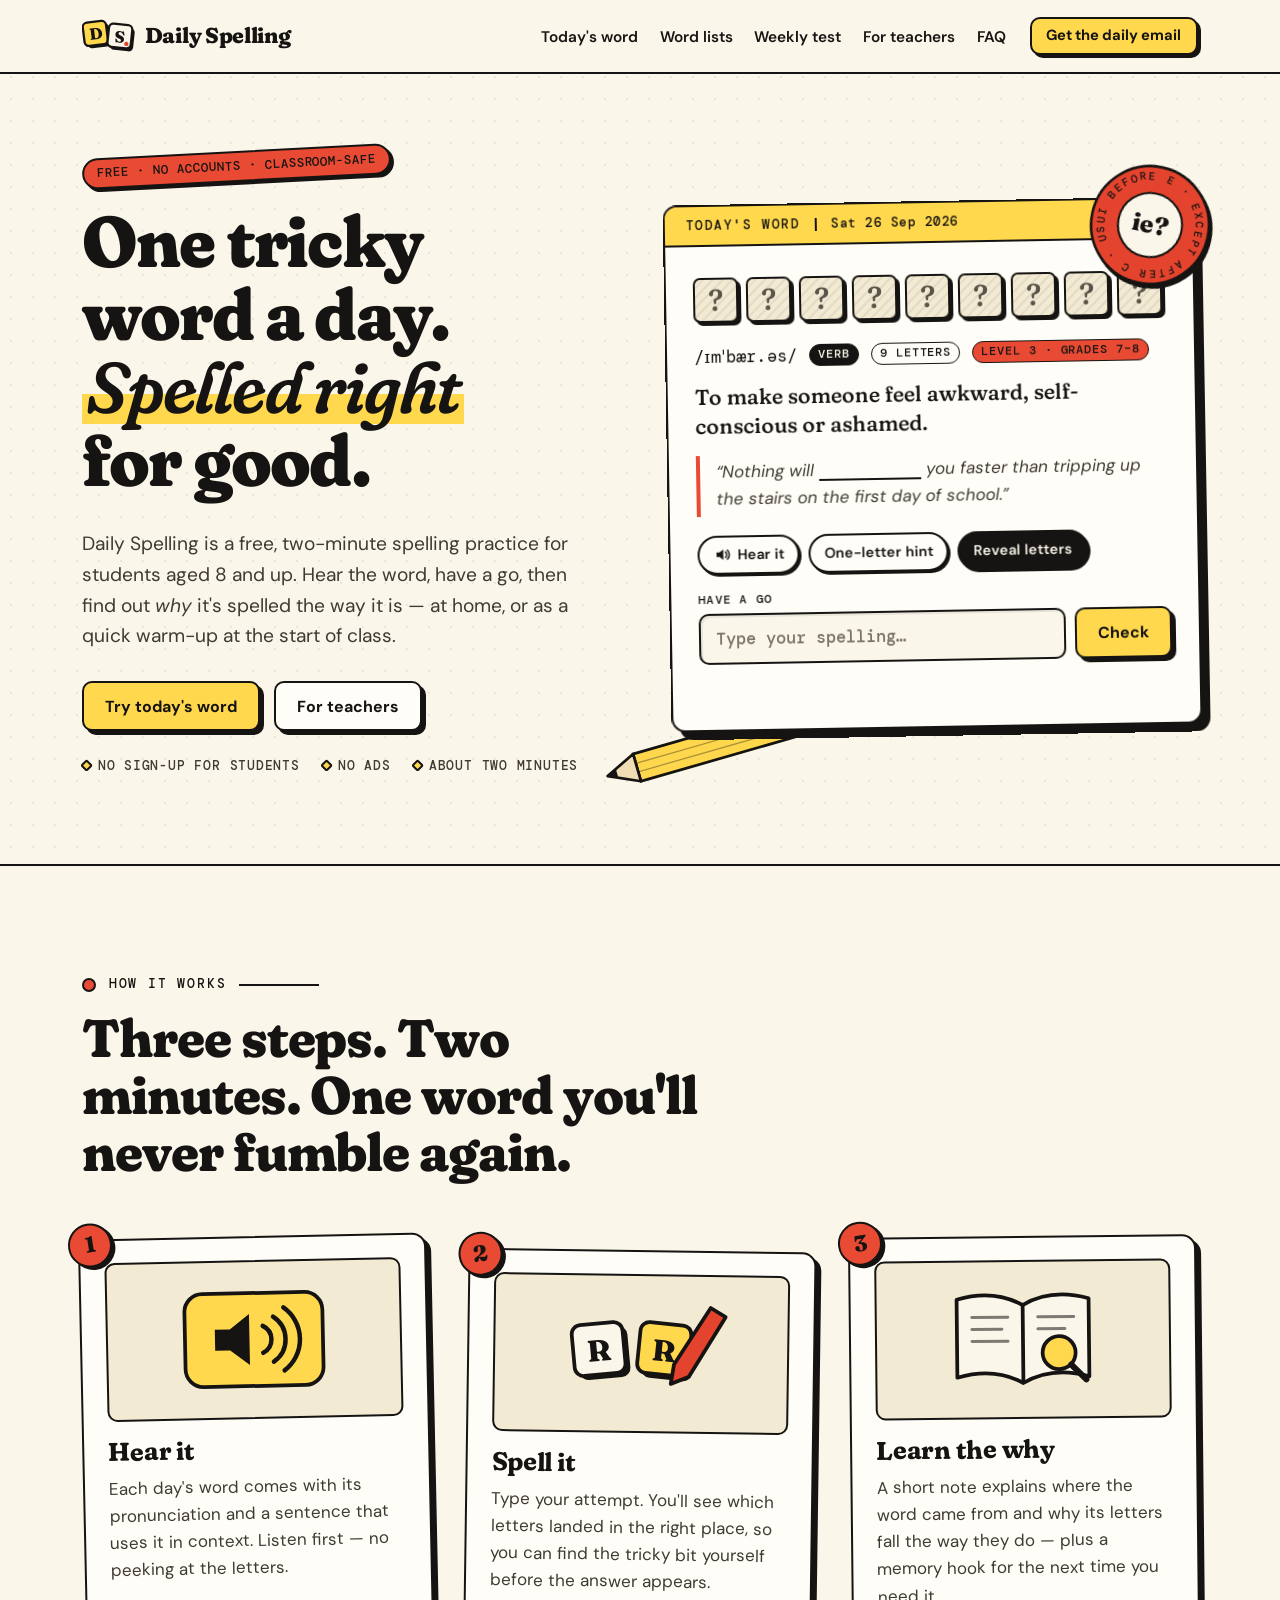
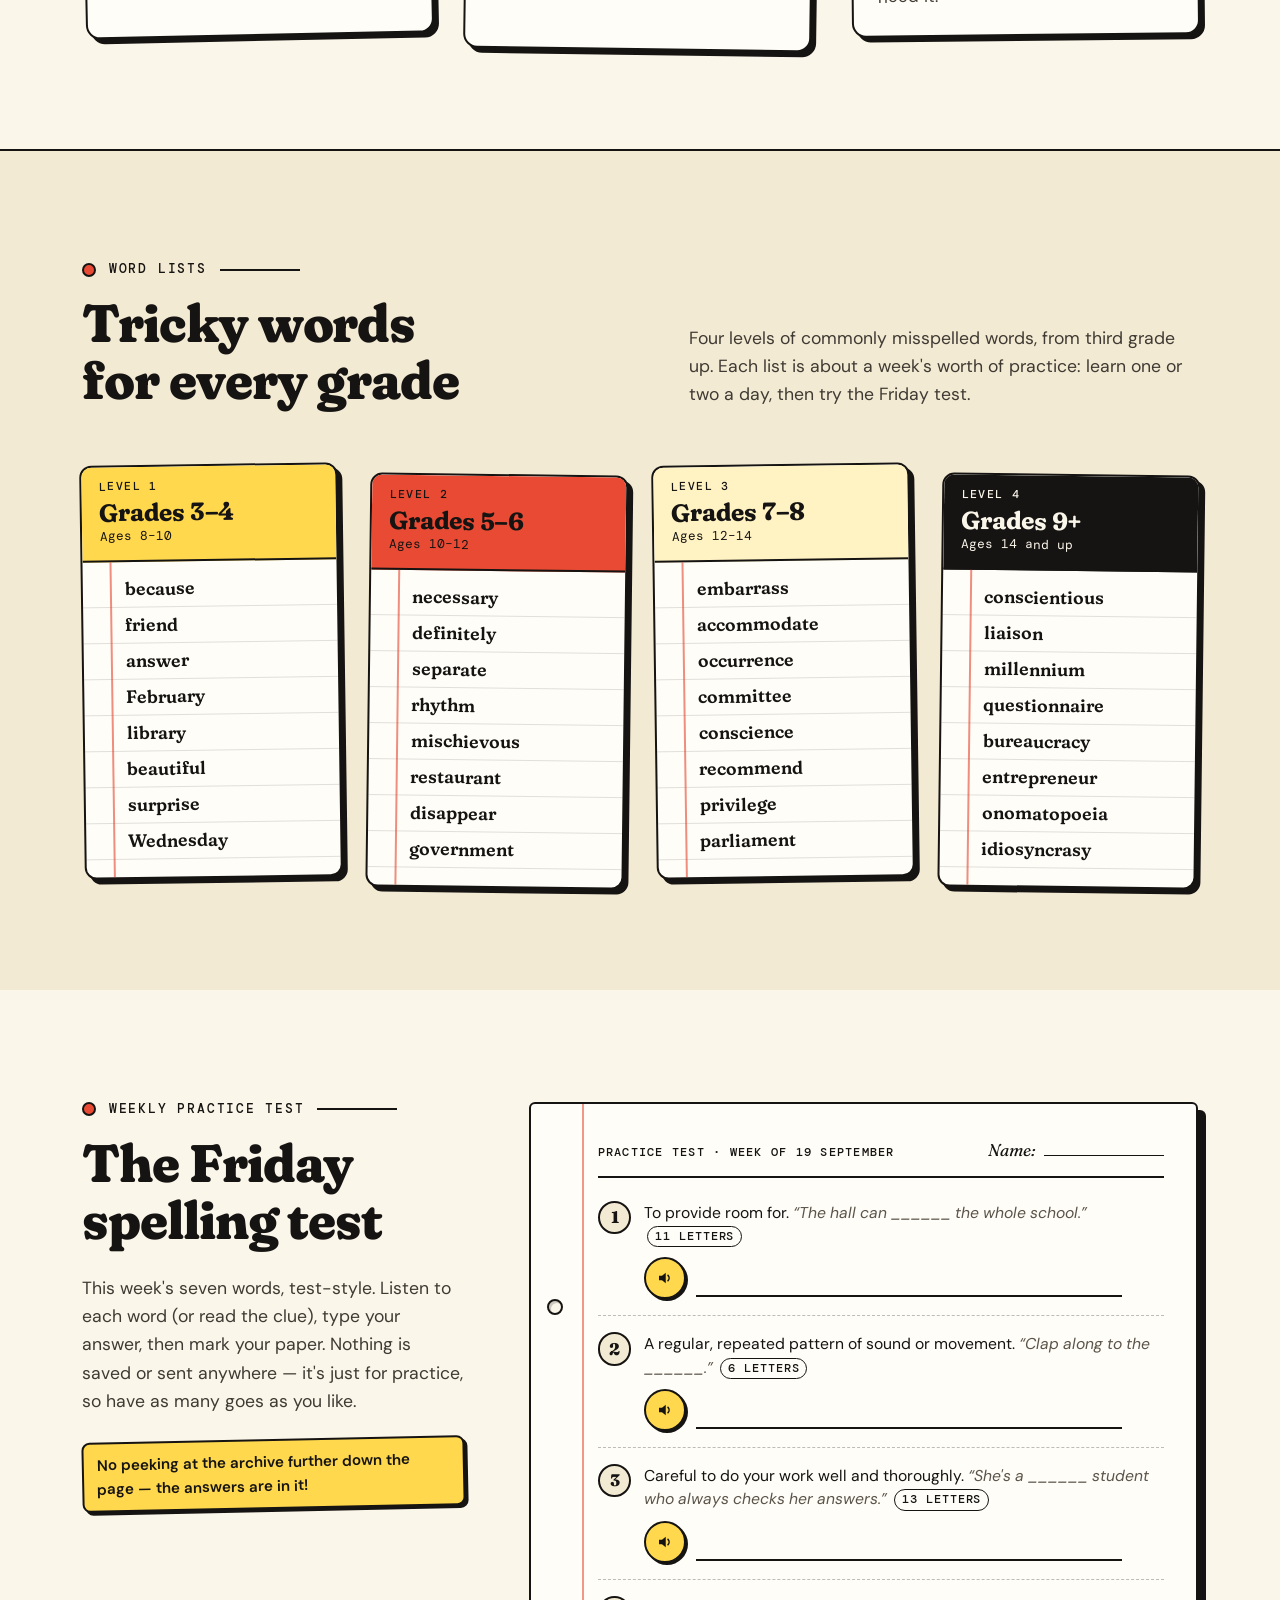
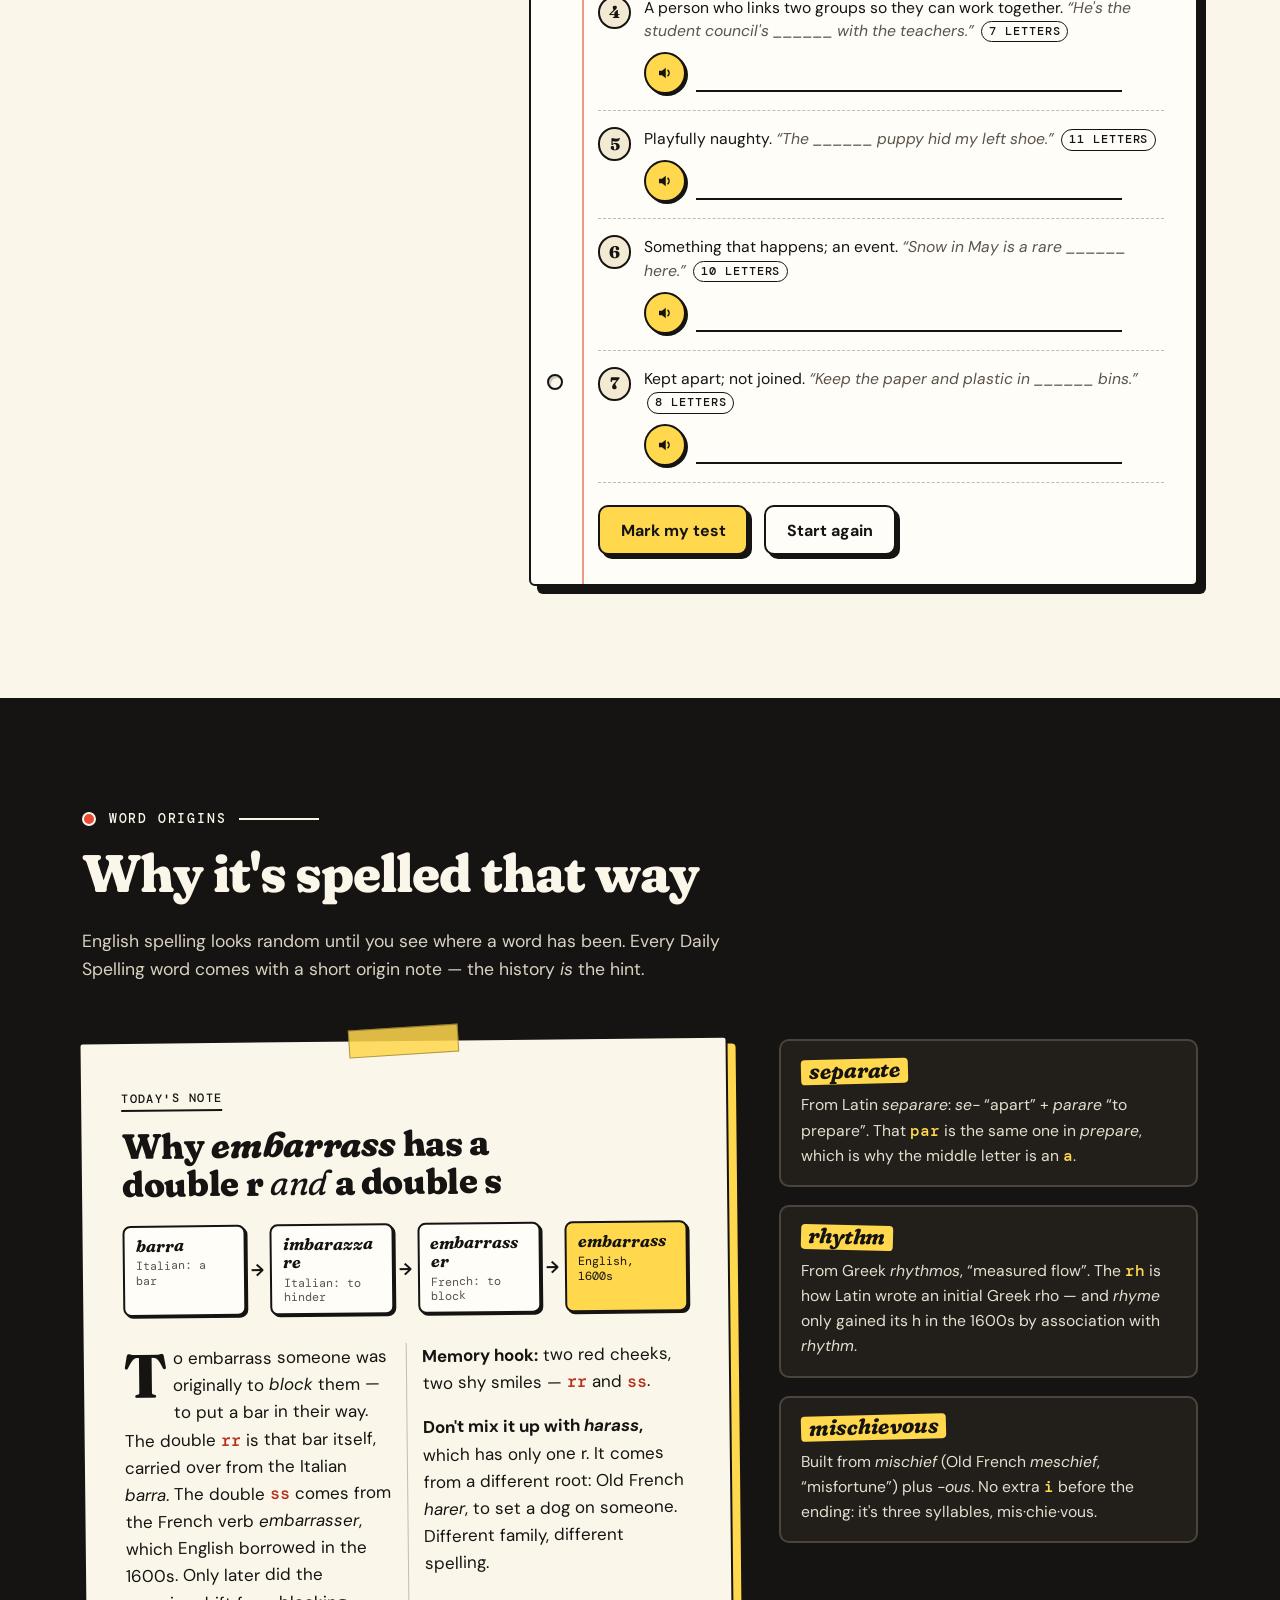
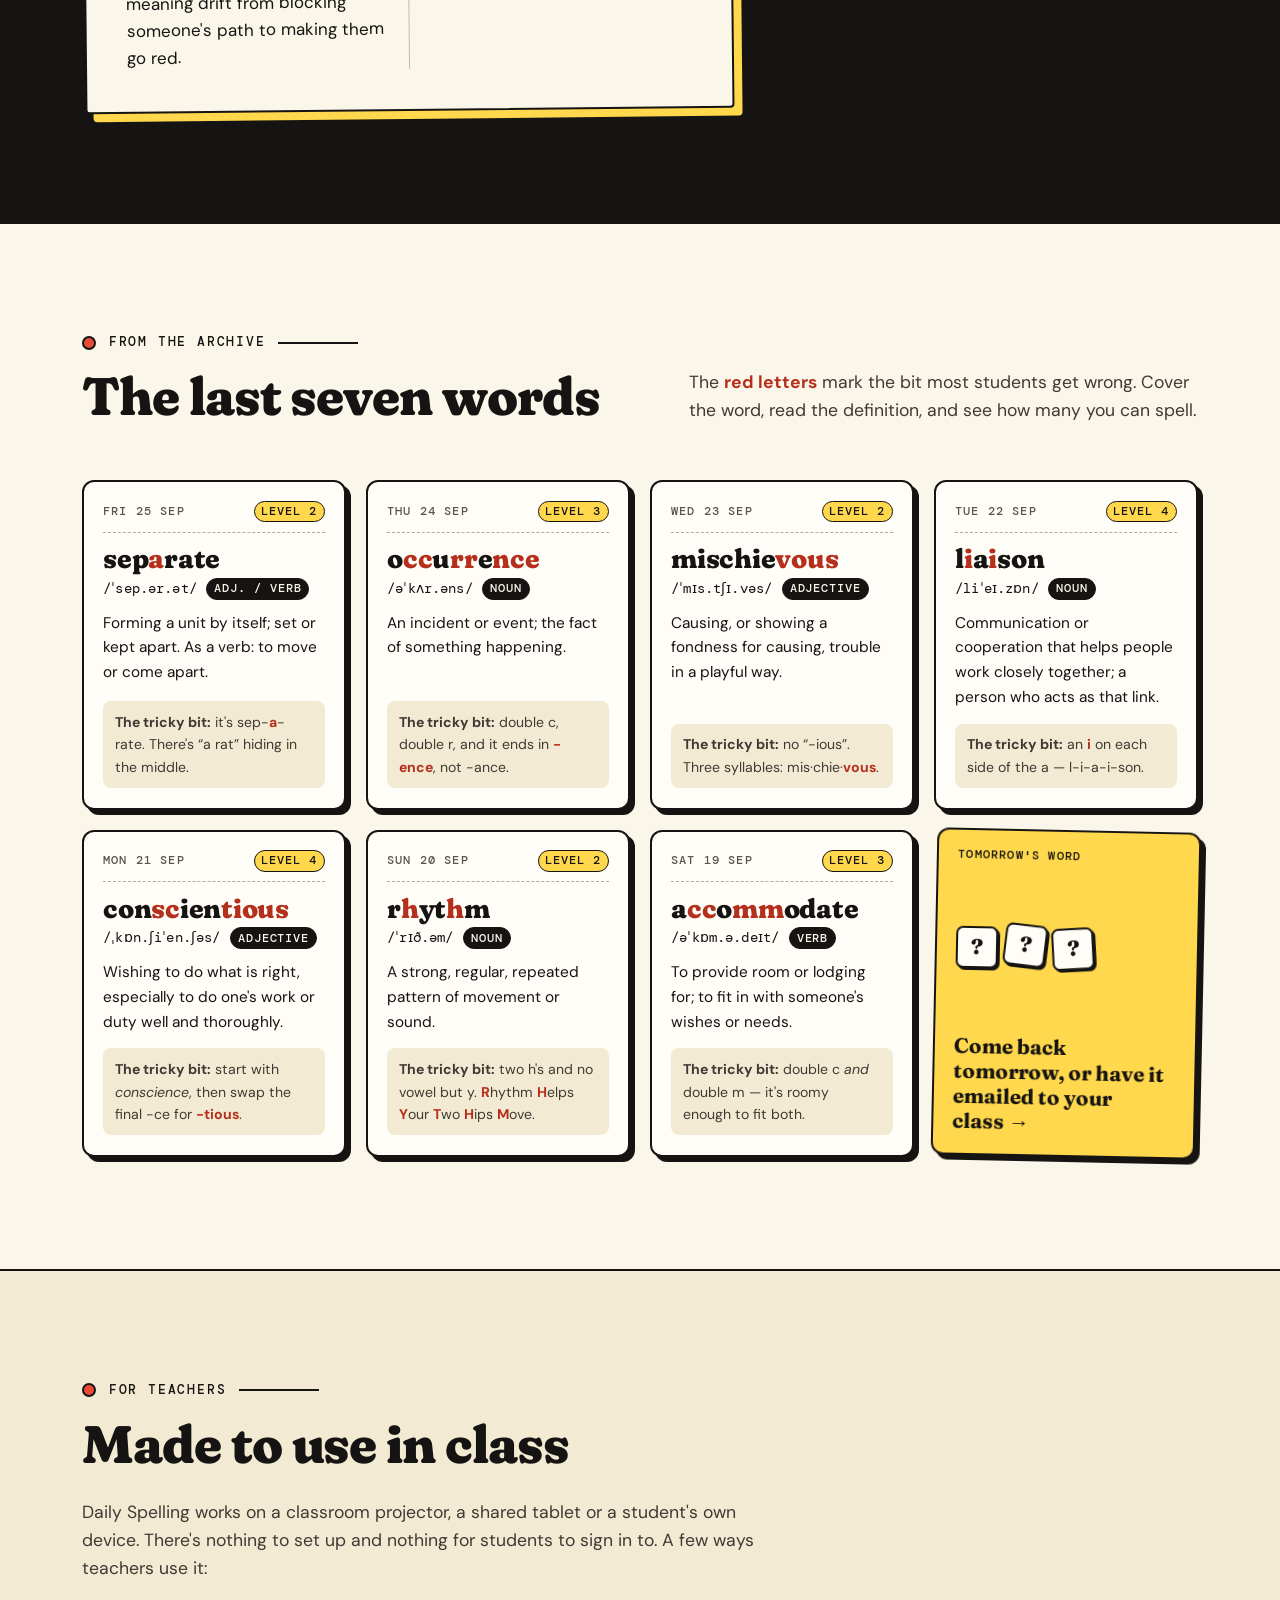
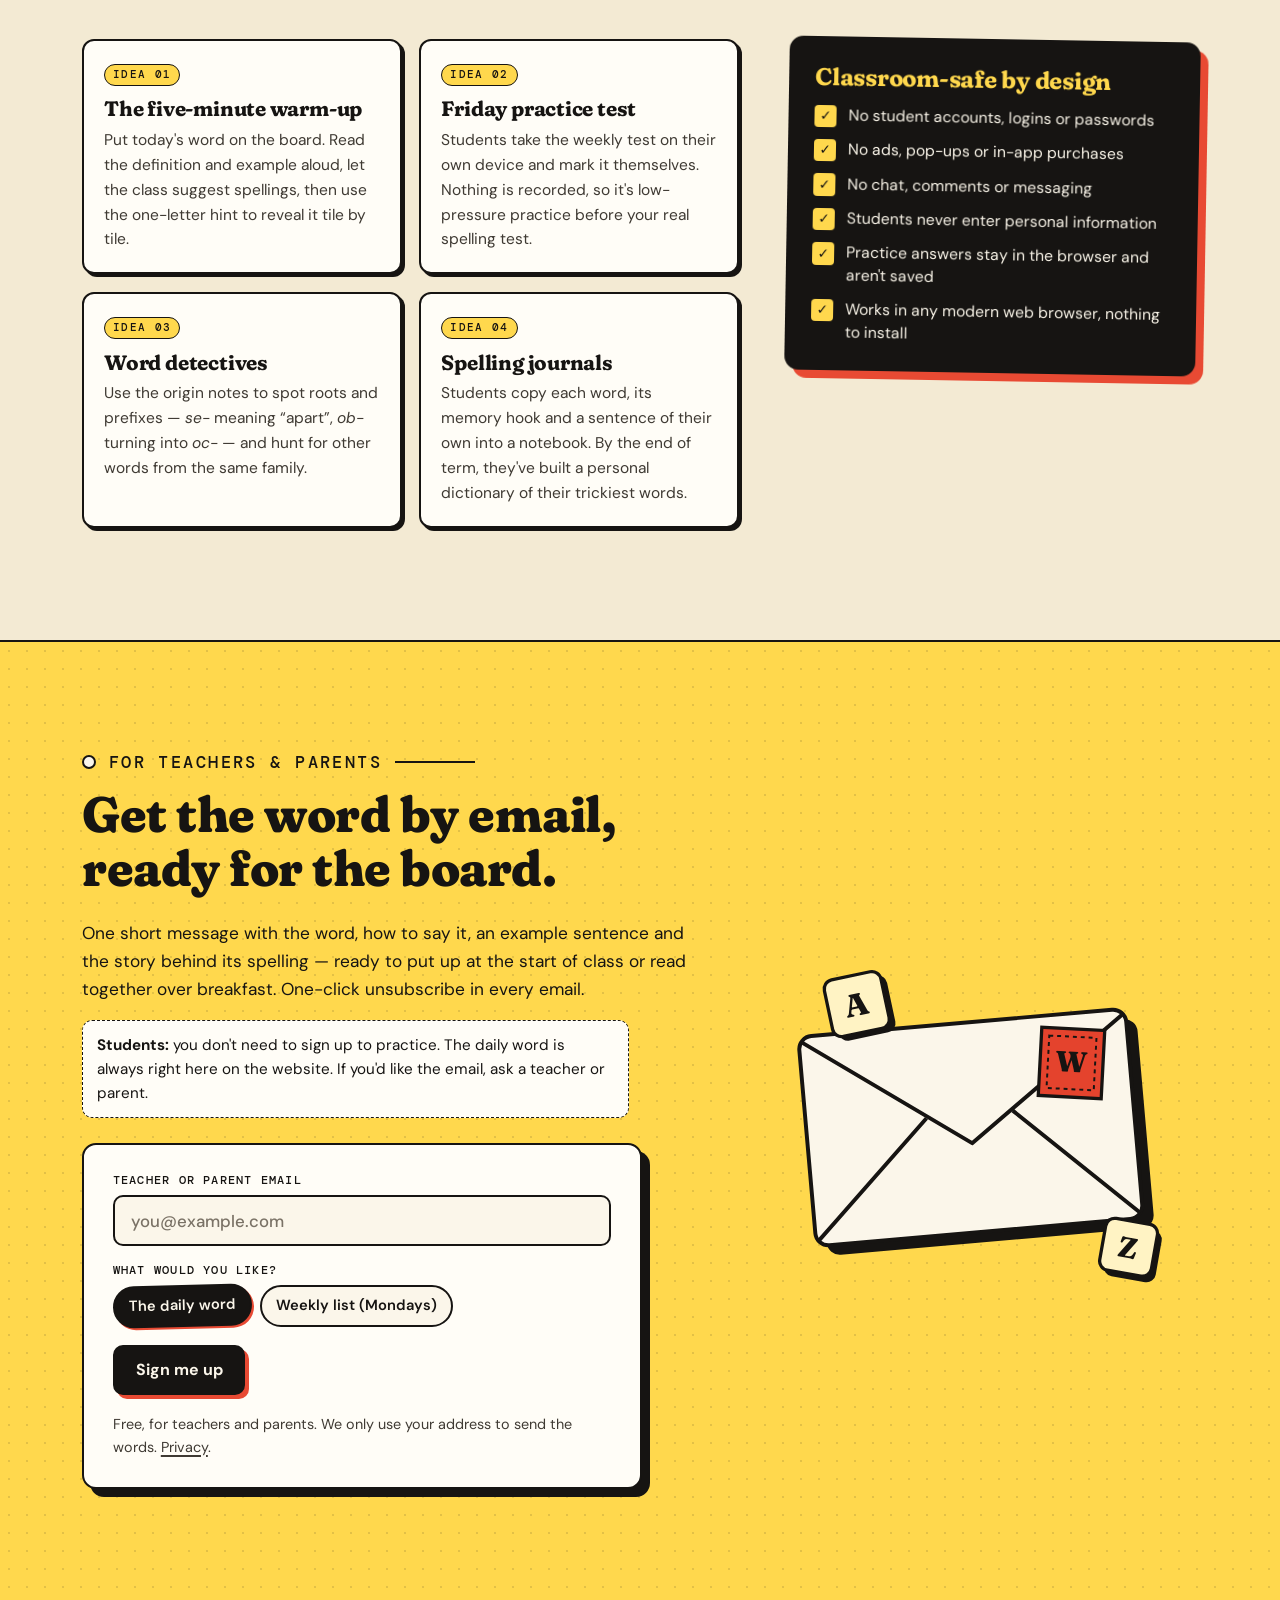
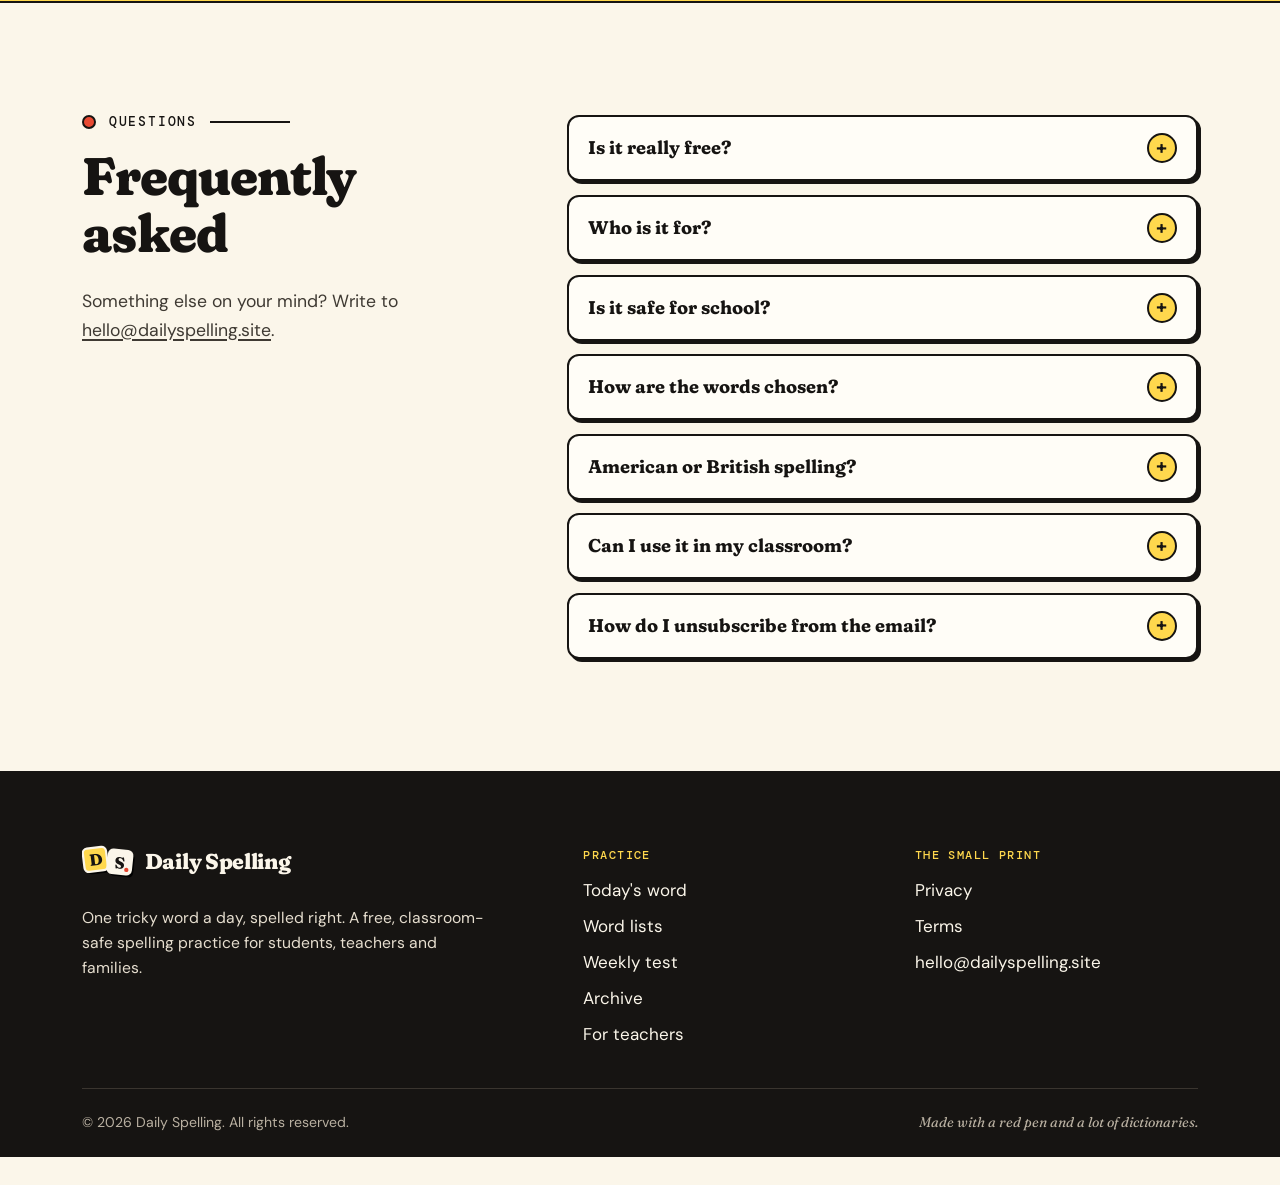
<file: index.html>
<!doctype html>
<html lang="en">
<head>
  <meta charset="utf-8">
  <meta name="viewport" content="width=device-width, initial-scale=1">
  <title>Daily Spelling — A free daily spelling practice for students</title>
  <meta name="description" content="Daily Spelling is a free, classroom-safe spelling practice for students aged 8 and up: one tricky word a day, grade-level word lists and a weekly practice test. No accounts, no ads.">
  <meta name="theme-color" content="#FFD84D">
  <link rel="canonical" href="https://dailyspelling.site/">
  <link rel="icon" href="favicon.svg" type="image/svg+xml">

  <meta property="og:type" content="website">
  <meta property="og:site_name" content="Daily Spelling">
  <meta property="og:title" content="Daily Spelling — A free daily spelling practice for students">
  <meta property="og:description" content="One tricky word a day, grade-level word lists and a weekly practice test. Free, classroom-safe, no accounts and no ads.">
  <meta property="og:url" content="https://dailyspelling.site/">
  <meta property="og:locale" content="en_US">
  <meta name="twitter:card" content="summary">
  <meta name="twitter:title" content="Daily Spelling — A free daily spelling practice for students">
  <meta name="twitter:description" content="Hear it, spell it, learn the why. A free, classroom-safe spelling practice for students.">

  <link rel="preconnect" href="https://fonts.googleapis.com">
  <link rel="preconnect" href="https://fonts.gstatic.com" crossorigin>
  <link href="https://fonts.googleapis.com/css2?family=DM+Mono:wght@400;500&family=DM+Sans:ital,opsz,wght@0,9..40,400..700;1,9..40,400..700&family=Fraunces:ital,opsz,wght,SOFT,WONK@0,9..144,300..900,0..100,0..1;1,9..144,300..900,0..100,0..1&display=swap" rel="stylesheet">
  <link rel="stylesheet" href="style.css">
</head>
<body>
  <a class="skip-link" href="#main">Skip to content</a>

  <header class="site-header">
    <div class="wrap header-inner">
      <a class="brand" href="index.html" aria-label="Daily Spelling — home">
        <svg class="brand-mark" viewBox="0 0 60 42" width="54" height="38" aria-hidden="true" focusable="false">
          <g transform="rotate(-7 16 20)">
            <rect x="5" y="8" width="26" height="26" rx="5" fill="#161412"/>
            <rect x="2" y="5" width="26" height="26" rx="5" fill="#FFD84D" stroke="#161412" stroke-width="2.5"/>
            <text x="15" y="25" text-anchor="middle" font-family="Fraunces, Georgia, serif" font-weight="800" font-size="18" fill="#161412">D</text>
          </g>
          <g transform="rotate(6 42 22)">
            <rect x="32" y="11" width="26" height="26" rx="5" fill="#161412"/>
            <rect x="29" y="8" width="26" height="26" rx="5" fill="#FBF6EA" stroke="#161412" stroke-width="2.5"/>
            <text x="42" y="28" text-anchor="middle" font-family="Fraunces, Georgia, serif" font-weight="800" font-size="18" fill="#161412">S</text>
            <circle cx="50" cy="29" r="2.4" fill="#E4432D"/>
          </g>
        </svg>
        <span class="brand-name">Daily Spelling</span>
      </a>

      <button class="nav-toggle" type="button" aria-expanded="false" aria-controls="site-nav">
        <span class="nav-toggle-bars" aria-hidden="true"></span>
        <span class="nav-toggle-label">Menu</span>
      </button>

      <nav id="site-nav" class="site-nav" aria-label="Main">
        <ul>
          <li><a href="#today">Today's word</a></li>
          <li><a href="#lists">Word lists</a></li>
          <li><a href="#test">Weekly test</a></li>
          <li><a href="#teachers">For teachers</a></li>
          <li><a href="#faq">FAQ</a></li>
        </ul>
        <a class="btn btn-small btn-primary" href="#signup">Get the daily email</a>
      </nav>
    </div>
  </header>

  <main id="main">

    <section class="hero" id="today" aria-labelledby="hero-title">
      <div class="wrap hero-grid">
        <div class="hero-copy">
          <p class="sticker sticker-red hero-sticker">Free &middot; no accounts &middot; classroom-safe</p>
          <h1 id="hero-title">One tricky word a day. <span class="h1-accent">Spelled right</span> for&nbsp;good.</h1>
          <p class="lede">Daily Spelling is a free, two-minute spelling practice for students aged 8 and up. Hear the word, have a go, then find out <em>why</em> it's spelled the way it is&nbsp;— at home, or as a quick warm-up at the start of class.</p>
          <div class="hero-actions">
            <a class="btn btn-primary" href="#word-card">Try today's word</a>
            <a class="btn btn-ghost" href="#teachers">For teachers</a>
          </div>
          <ul class="hero-points" aria-label="What to expect">
            <li>No sign-up for students</li>
            <li>No ads</li>
            <li>About two minutes</li>
          </ul>
        </div>

        <div class="hero-card-wrap">
          <svg class="stamp" viewBox="0 0 120 120" aria-hidden="true" focusable="false">
            <defs>
              <path id="stamp-circle" d="M60,60 m-44,0 a44,44 0 1,1 88,0 a44,44 0 1,1 -88,0"/>
            </defs>
            <circle cx="60" cy="60" r="57" fill="#E4432D" stroke="#161412" stroke-width="2.5"/>
            <circle cx="60" cy="60" r="31" fill="#FBF6EA" stroke="#161412" stroke-width="2"/>
            <g class="stamp-ring">
              <text font-family="DM Mono, monospace" font-size="10.5" font-weight="500" letter-spacing="1.6" fill="#161412">
                <textPath href="#stamp-circle">I BEFORE E &#183; EXCEPT AFTER C &#183; USUALLY &#183;</textPath>
              </text>
            </g>
            <text x="60" y="68" text-anchor="middle" font-family="Fraunces, Georgia, serif" font-weight="800" font-size="24" fill="#161412">ie?</text>
          </svg>

          <svg class="pencil" viewBox="0 0 220 40" aria-hidden="true" focusable="false">
            <g transform="translate(4 6)">
              <rect x="30" y="0" width="150" height="26" fill="#FFD84D" stroke="#161412" stroke-width="2.5"/>
              <line x1="30" y1="9" x2="180" y2="9" stroke="#161412" stroke-width="1.2" opacity=".35"/>
              <line x1="30" y1="17" x2="180" y2="17" stroke="#161412" stroke-width="1.2" opacity=".35"/>
              <rect x="180" y="0" width="14" height="26" fill="#C9C2B4" stroke="#161412" stroke-width="2.5"/>
              <rect x="194" y="0" width="16" height="26" rx="4" fill="#E4432D" stroke="#161412" stroke-width="2.5"/>
              <path d="M30 0 L2 13 L30 26 Z" fill="#F1DDB3" stroke="#161412" stroke-width="2.5" stroke-linejoin="round"/>
              <path d="M11 8.8 L2 13 L11 17.2 Z" fill="#161412"/>
            </g>
          </svg>

          <article class="word-card" id="word-card" aria-labelledby="wc-label">
            <header class="wc-head">
              <h2 class="wc-label" id="wc-label">Today's word</h2>
              <time datetime="2026-09-26">Sat 26 Sep 2026</time>
            </header>

            <div class="wc-body">
              <div class="tiles" id="tiles" data-word="embarrass" aria-hidden="true">
                <span class="tile"><span class="tile-inner"><span class="tile-face">E<small>1</small></span><span class="tile-back">?</span></span></span>
                <span class="tile"><span class="tile-inner"><span class="tile-face">M<small>3</small></span><span class="tile-back">?</span></span></span>
                <span class="tile"><span class="tile-inner"><span class="tile-face">B<small>3</small></span><span class="tile-back">?</span></span></span>
                <span class="tile"><span class="tile-inner"><span class="tile-face">A<small>1</small></span><span class="tile-back">?</span></span></span>
                <span class="tile"><span class="tile-inner"><span class="tile-face">R<small>1</small></span><span class="tile-back">?</span></span></span>
                <span class="tile"><span class="tile-inner"><span class="tile-face">R<small>1</small></span><span class="tile-back">?</span></span></span>
                <span class="tile"><span class="tile-inner"><span class="tile-face">A<small>1</small></span><span class="tile-back">?</span></span></span>
                <span class="tile"><span class="tile-inner"><span class="tile-face">S<small>1</small></span><span class="tile-back">?</span></span></span>
                <span class="tile"><span class="tile-inner"><span class="tile-face">S<small>1</small></span><span class="tile-back">?</span></span></span>
              </div>
              <p class="visually-hidden" id="tiles-status" aria-live="polite">Today's word is embarrass.</p>

              <p class="wc-meta">
                <span class="phon" title="Pronunciation">/ɪmˈbær.əs/</span>
                <span class="pos">verb</span>
                <span class="count">9 letters</span>
                <span class="level">Level 3 &middot; Grades 7&ndash;8</span>
              </p>

              <p class="wc-def">To make someone feel awkward, self-conscious or ashamed.</p>

              <blockquote class="wc-example">
                <p>&ldquo;Nothing will <span class="blank" id="example-blank" data-word="embarrass">embarrass</span> you faster than tripping up the stairs on the first day of school.&rdquo;</p>
              </blockquote>

              <div class="wc-controls">
                <button type="button" class="chip" id="btn-hear" hidden>
                  <svg viewBox="0 0 24 24" width="18" height="18" aria-hidden="true" focusable="false"><path d="M4 9h4l5-4v14l-5-4H4z" fill="currentColor"/><path d="M16 8.5a5 5 0 0 1 0 7M18.5 6a8.5 8.5 0 0 1 0 12" fill="none" stroke="currentColor" stroke-width="2" stroke-linecap="round"/></svg>
                  Hear it
                </button>
                <button type="button" class="chip" id="btn-hint">One-letter hint</button>
                <button type="button" class="chip chip-ink" id="btn-reveal" aria-pressed="true">Hide letters</button>
              </div>

              <form class="wc-try" id="try-form" autocomplete="off" novalidate>
                <label for="try-input">Have a go</label>
                <div class="wc-try-row">
                  <input id="try-input" name="attempt" type="text" inputmode="text" autocapitalize="off" autocorrect="off" spellcheck="false" placeholder="Type your spelling…" maxlength="24">
                  <button class="btn btn-primary btn-check" type="submit">Check</button>
                </div>
              </form>
              <p class="wc-feedback" id="try-feedback" aria-live="polite"></p>
            </div>
          </article>
        </div>
      </div>
    </section>

    <section class="section how" id="how" aria-labelledby="how-title">
      <div class="wrap">
        <div class="section-head">
          <p class="kicker"><span>How it works</span></p>
          <h2 id="how-title">Three steps. Two minutes. One word you'll never fumble again.</h2>
        </div>

        <ol class="steps">
          <li class="step">
            <div class="step-art" aria-hidden="true">
              <svg viewBox="0 0 120 90" focusable="false">
                <rect x="14" y="14" width="92" height="62" rx="12" fill="#FFD84D" stroke="#161412" stroke-width="2.5"/>
                <path d="M34 38h10l13-10v34L44 52H34z" fill="#161412"/>
                <path d="M66 36a10 10 0 0 1 0 18M73 30a18 18 0 0 1 0 30M80 24a26 26 0 0 1 0 42" fill="none" stroke="#161412" stroke-width="3" stroke-linecap="round"/>
              </svg>
            </div>
            <p class="step-num">1</p>
            <h3>Hear it</h3>
            <p>Each day's word comes with its pronunciation and a sentence that uses it in context. Listen first&nbsp;— no peeking at the letters.</p>
          </li>
          <li class="step">
            <div class="step-art" aria-hidden="true">
              <svg viewBox="0 0 120 90" focusable="false">
                <g transform="rotate(-6 36 46)"><rect x="18" y="28" width="34" height="34" rx="6" fill="#161412"/><rect x="15" y="25" width="34" height="34" rx="6" fill="#FBF6EA" stroke="#161412" stroke-width="2.5"/><text x="32" y="50" text-anchor="middle" font-family="Fraunces, Georgia, serif" font-weight="800" font-size="20" fill="#161412">R</text></g>
                <g transform="rotate(5 76 46)"><rect x="61" y="28" width="34" height="34" rx="6" fill="#161412"/><rect x="58" y="25" width="34" height="34" rx="6" fill="#FFD84D" stroke="#161412" stroke-width="2.5"/><text x="75" y="50" text-anchor="middle" font-family="Fraunces, Georgia, serif" font-weight="800" font-size="20" fill="#161412">R</text></g>
                <path d="M106 14 l10 6 -24 40 -12 5 2 -13z" fill="#E4432D" stroke="#161412" stroke-width="2.5" stroke-linejoin="round"/>
              </svg>
            </div>
            <p class="step-num">2</p>
            <h3>Spell it</h3>
            <p>Type your attempt. You'll see which letters landed in the right place, so you can find the tricky bit yourself before the answer appears.</p>
          </li>
          <li class="step">
            <div class="step-art" aria-hidden="true">
              <svg viewBox="0 0 120 90" focusable="false">
                <path d="M60 22 C46 14 30 14 16 18 V70 C30 66 46 66 60 74 C74 66 90 66 104 70 V18 C90 14 74 14 60 22Z" fill="#FBF6EA" stroke="#161412" stroke-width="2.5" stroke-linejoin="round"/>
                <line x1="60" y1="22" x2="60" y2="74" stroke="#161412" stroke-width="2.5"/>
                <path d="M26 30h24M26 38h20M26 46h24M70 30h24M70 38h18" stroke="#161412" stroke-width="2" stroke-linecap="round" opacity=".55"/>
                <circle cx="84" cy="54" r="11" fill="#FFD84D" stroke="#161412" stroke-width="2.5"/>
                <line x1="92" y1="62" x2="102" y2="72" stroke="#161412" stroke-width="4" stroke-linecap="round"/>
              </svg>
            </div>
            <p class="step-num">3</p>
            <h3>Learn the why</h3>
            <p>A short note explains where the word came from and why its letters fall the way they do&nbsp;— plus a memory hook for the next time you need it.</p>
          </li>
        </ol>
      </div>
    </section>

    <section class="section lists" id="lists" aria-labelledby="lists-title">
      <div class="wrap">
        <div class="section-head section-head-row">
          <div>
            <p class="kicker"><span>Word lists</span></p>
            <h2 id="lists-title">Tricky words for every grade</h2>
          </div>
          <p class="section-intro">Four levels of commonly misspelled words, from third grade up. Each list is about a week's worth of practice: learn one or two a day, then try the Friday test.</p>
        </div>

        <div class="lists-grid">
          <article class="list-card">
            <header class="list-head">
              <p class="list-level">Level 1</p>
              <h3>Grades 3&ndash;4</h3>
              <p class="list-ages">Ages 8&ndash;10</p>
            </header>
            <ul class="list-words">
              <li>because</li><li>friend</li><li>answer</li><li>February</li>
              <li>library</li><li>beautiful</li><li>surprise</li><li>Wednesday</li>
            </ul>
          </article>
          <article class="list-card">
            <header class="list-head">
              <p class="list-level">Level 2</p>
              <h3>Grades 5&ndash;6</h3>
              <p class="list-ages">Ages 10&ndash;12</p>
            </header>
            <ul class="list-words">
              <li>necessary</li><li>definitely</li><li>separate</li><li>rhythm</li>
              <li>mischievous</li><li>restaurant</li><li>disappear</li><li>government</li>
            </ul>
          </article>
          <article class="list-card">
            <header class="list-head">
              <p class="list-level">Level 3</p>
              <h3>Grades 7&ndash;8</h3>
              <p class="list-ages">Ages 12&ndash;14</p>
            </header>
            <ul class="list-words">
              <li>embarrass</li><li>accommodate</li><li>occurrence</li><li>committee</li>
              <li>conscience</li><li>recommend</li><li>privilege</li><li>parliament</li>
            </ul>
          </article>
          <article class="list-card">
            <header class="list-head">
              <p class="list-level">Level 4</p>
              <h3>Grades 9+</h3>
              <p class="list-ages">Ages 14 and up</p>
            </header>
            <ul class="list-words">
              <li>conscientious</li><li>liaison</li><li>millennium</li><li>questionnaire</li>
              <li>bureaucracy</li><li>entrepreneur</li><li>onomatopoeia</li><li>idiosyncrasy</li>
            </ul>
          </article>
        </div>
      </div>
    </section>

    <section class="section test" id="test" aria-labelledby="test-title">
      <div class="wrap test-inner">
        <div class="section-head">
          <p class="kicker"><span>Weekly practice test</span></p>
          <h2 id="test-title">The Friday spelling test</h2>
          <p class="section-intro">This week's seven words, test-style. Listen to each word (or read the clue), type your answer, then mark your paper. Nothing is saved or sent anywhere&nbsp;— it's just for practice, so have as many goes as you like.</p>
          <p class="test-warning">No peeking at the archive further down the page&nbsp;— the answers are in it!</p>
        </div>

        <form class="test-paper" id="test-form" autocomplete="off" novalidate>
          <div class="test-paper-head">
            <p class="test-paper-title">Practice test &middot; Week of 19 September</p>
            <p class="test-paper-name"><span>Name:</span> <span class="test-paper-line" aria-hidden="true"></span></p>
          </div>

          <ol class="test-list">
            <li class="test-row">
              <div class="test-clue">
                <p>To provide room for. <em>&ldquo;The hall can ______ the whole school.&rdquo;</em> <span class="test-len">11 letters</span></p>
              </div>
              <div class="test-answer">
                <button type="button" class="speak" data-say="accommodate" aria-label="Hear word 1" hidden><svg viewBox="0 0 24 24" width="18" height="18" aria-hidden="true" focusable="false"><path d="M4 9h4l5-4v14l-5-4H4z" fill="currentColor"/><path d="M16 8.5a5 5 0 0 1 0 7" fill="none" stroke="currentColor" stroke-width="2" stroke-linecap="round"/></svg></button>
                <label class="visually-hidden" for="t1">Answer for word 1</label>
                <input id="t1" type="text" data-answer="accommodate" autocapitalize="off" autocorrect="off" spellcheck="false" maxlength="24">
                <span class="test-mark" aria-hidden="true"></span>
              </div>
              <p class="test-fix" aria-live="polite"></p>
            </li>
            <li class="test-row">
              <div class="test-clue">
                <p>A regular, repeated pattern of sound or movement. <em>&ldquo;Clap along to the ______.&rdquo;</em> <span class="test-len">6 letters</span></p>
              </div>
              <div class="test-answer">
                <button type="button" class="speak" data-say="rhythm" aria-label="Hear word 2" hidden><svg viewBox="0 0 24 24" width="18" height="18" aria-hidden="true" focusable="false"><path d="M4 9h4l5-4v14l-5-4H4z" fill="currentColor"/><path d="M16 8.5a5 5 0 0 1 0 7" fill="none" stroke="currentColor" stroke-width="2" stroke-linecap="round"/></svg></button>
                <label class="visually-hidden" for="t2">Answer for word 2</label>
                <input id="t2" type="text" data-answer="rhythm" autocapitalize="off" autocorrect="off" spellcheck="false" maxlength="24">
                <span class="test-mark" aria-hidden="true"></span>
              </div>
              <p class="test-fix" aria-live="polite"></p>
            </li>
            <li class="test-row">
              <div class="test-clue">
                <p>Careful to do your work well and thoroughly. <em>&ldquo;She's a ______ student who always checks her answers.&rdquo;</em> <span class="test-len">13 letters</span></p>
              </div>
              <div class="test-answer">
                <button type="button" class="speak" data-say="conscientious" aria-label="Hear word 3" hidden><svg viewBox="0 0 24 24" width="18" height="18" aria-hidden="true" focusable="false"><path d="M4 9h4l5-4v14l-5-4H4z" fill="currentColor"/><path d="M16 8.5a5 5 0 0 1 0 7" fill="none" stroke="currentColor" stroke-width="2" stroke-linecap="round"/></svg></button>
                <label class="visually-hidden" for="t3">Answer for word 3</label>
                <input id="t3" type="text" data-answer="conscientious" autocapitalize="off" autocorrect="off" spellcheck="false" maxlength="24">
                <span class="test-mark" aria-hidden="true"></span>
              </div>
              <p class="test-fix" aria-live="polite"></p>
            </li>
            <li class="test-row">
              <div class="test-clue">
                <p>A person who links two groups so they can work together. <em>&ldquo;He's the student council's ______ with the teachers.&rdquo;</em> <span class="test-len">7 letters</span></p>
              </div>
              <div class="test-answer">
                <button type="button" class="speak" data-say="liaison" aria-label="Hear word 4" hidden><svg viewBox="0 0 24 24" width="18" height="18" aria-hidden="true" focusable="false"><path d="M4 9h4l5-4v14l-5-4H4z" fill="currentColor"/><path d="M16 8.5a5 5 0 0 1 0 7" fill="none" stroke="currentColor" stroke-width="2" stroke-linecap="round"/></svg></button>
                <label class="visually-hidden" for="t4">Answer for word 4</label>
                <input id="t4" type="text" data-answer="liaison" autocapitalize="off" autocorrect="off" spellcheck="false" maxlength="24">
                <span class="test-mark" aria-hidden="true"></span>
              </div>
              <p class="test-fix" aria-live="polite"></p>
            </li>
            <li class="test-row">
              <div class="test-clue">
                <p>Playfully naughty. <em>&ldquo;The ______ puppy hid my left shoe.&rdquo;</em> <span class="test-len">11 letters</span></p>
              </div>
              <div class="test-answer">
                <button type="button" class="speak" data-say="mischievous" aria-label="Hear word 5" hidden><svg viewBox="0 0 24 24" width="18" height="18" aria-hidden="true" focusable="false"><path d="M4 9h4l5-4v14l-5-4H4z" fill="currentColor"/><path d="M16 8.5a5 5 0 0 1 0 7" fill="none" stroke="currentColor" stroke-width="2" stroke-linecap="round"/></svg></button>
                <label class="visually-hidden" for="t5">Answer for word 5</label>
                <input id="t5" type="text" data-answer="mischievous" autocapitalize="off" autocorrect="off" spellcheck="false" maxlength="24">
                <span class="test-mark" aria-hidden="true"></span>
              </div>
              <p class="test-fix" aria-live="polite"></p>
            </li>
            <li class="test-row">
              <div class="test-clue">
                <p>Something that happens; an event. <em>&ldquo;Snow in May is a rare ______ here.&rdquo;</em> <span class="test-len">10 letters</span></p>
              </div>
              <div class="test-answer">
                <button type="button" class="speak" data-say="occurrence" aria-label="Hear word 6" hidden><svg viewBox="0 0 24 24" width="18" height="18" aria-hidden="true" focusable="false"><path d="M4 9h4l5-4v14l-5-4H4z" fill="currentColor"/><path d="M16 8.5a5 5 0 0 1 0 7" fill="none" stroke="currentColor" stroke-width="2" stroke-linecap="round"/></svg></button>
                <label class="visually-hidden" for="t6">Answer for word 6</label>
                <input id="t6" type="text" data-answer="occurrence" autocapitalize="off" autocorrect="off" spellcheck="false" maxlength="24">
                <span class="test-mark" aria-hidden="true"></span>
              </div>
              <p class="test-fix" aria-live="polite"></p>
            </li>
            <li class="test-row">
              <div class="test-clue">
                <p>Kept apart; not joined. <em>&ldquo;Keep the paper and plastic in ______ bins.&rdquo;</em> <span class="test-len">8 letters</span></p>
              </div>
              <div class="test-answer">
                <button type="button" class="speak" data-say="separate" aria-label="Hear word 7" hidden><svg viewBox="0 0 24 24" width="18" height="18" aria-hidden="true" focusable="false"><path d="M4 9h4l5-4v14l-5-4H4z" fill="currentColor"/><path d="M16 8.5a5 5 0 0 1 0 7" fill="none" stroke="currentColor" stroke-width="2" stroke-linecap="round"/></svg></button>
                <label class="visually-hidden" for="t7">Answer for word 7</label>
                <input id="t7" type="text" data-answer="separate" autocapitalize="off" autocorrect="off" spellcheck="false" maxlength="24">
                <span class="test-mark" aria-hidden="true"></span>
              </div>
              <p class="test-fix" aria-live="polite"></p>
            </li>
          </ol>

          <div class="test-actions">
            <button class="btn btn-primary" type="submit">Mark my test</button>
            <button class="btn btn-ghost" type="reset" id="test-reset">Start again</button>
            <p class="test-score" id="test-score" aria-live="polite"></p>
          </div>
        </form>
      </div>
    </section>

    <section class="section why" id="why" aria-labelledby="why-title">
      <div class="wrap">
        <div class="section-head section-head-light">
          <p class="kicker"><span>Word origins</span></p>
          <h2 id="why-title">Why it's spelled that way</h2>
          <p class="section-intro">English spelling looks random until you see where a word has been. Every Daily Spelling word comes with a short origin note&nbsp;— the history <em>is</em> the hint.</p>
        </div>

        <div class="why-grid">
          <article class="clipping" aria-labelledby="clip-title">
            <p class="clip-tag">Today's note</p>
            <h3 id="clip-title">Why <i>embarrass</i> has a double&nbsp;r <span class="and">and</span> a double&nbsp;s</h3>

            <ol class="ety-chain" aria-label="How the word travelled into English">
              <li><span class="ety-word">barra</span><span class="ety-gloss">Italian: a bar</span></li>
              <li><span class="ety-word">imbarazzare</span><span class="ety-gloss">Italian: to hinder</span></li>
              <li><span class="ety-word">embarrasser</span><span class="ety-gloss">French: to block</span></li>
              <li class="ety-now"><span class="ety-word">embarrass</span><span class="ety-gloss">English, 1600s</span></li>
            </ol>

            <div class="clip-cols">
              <p class="dropcap">To embarrass someone was originally to <em>block</em> them&nbsp;— to put a bar in their way. The double <b>rr</b> is that bar itself, carried over from the Italian <i>barra</i>. The double <b>ss</b> comes from the French verb <i>embarrasser</i>, which English borrowed in the 1600s. Only later did the meaning drift from blocking someone's path to making them go red.</p>
              <p><strong>Memory hook:</strong> two red cheeks, two shy smiles&nbsp;— <b>rr</b> and <b>ss</b>.</p>
              <p><strong>Don't mix it up with <i>harass</i>,</strong> which has only one r. It comes from a different root: Old French <i>harer</i>, to set a dog on someone. Different family, different spelling.</p>
            </div>
          </article>

          <div class="why-side">
            <article class="mini-note">
              <h3><span class="mini-word">separate</span></h3>
              <p>From Latin <i>separare</i>: <i>se-</i> “apart” + <i>parare</i> “to prepare”. That <b>par</b> is the same one in <i>prepare</i>, which is why the middle letter is an <b>a</b>.</p>
            </article>
            <article class="mini-note">
              <h3><span class="mini-word">rhythm</span></h3>
              <p>From Greek <i>rhythmos</i>, “measured flow”. The <b>rh</b> is how Latin wrote an initial Greek rho&nbsp;— and <i>rhyme</i> only gained its h in the 1600s by association with <i>rhythm</i>.</p>
            </article>
            <article class="mini-note">
              <h3><span class="mini-word">mischievous</span></h3>
              <p>Built from <i>mischief</i> (Old French <i>meschief</i>, “misfortune”) plus <i>-ous</i>. No extra <b>i</b> before the ending: it's three syllables, mis&middot;chie&middot;vous.</p>
            </article>
          </div>
        </div>
      </div>
    </section>

    <section class="section archive" id="archive" aria-labelledby="archive-title">
      <div class="wrap">
        <div class="section-head section-head-row">
          <div>
            <p class="kicker"><span>From the archive</span></p>
            <h2 id="archive-title">The last seven words</h2>
          </div>
          <p class="section-intro">The <span class="tricky-key">red letters</span> mark the bit most students get wrong. Cover the word, read the definition, and see how many you can spell.</p>
        </div>

        <div class="archive-grid">
          <article class="arch-card">
            <p class="arch-date"><time datetime="2026-09-25">Fri 25 Sep</time><span class="arch-level">Level 2</span></p>
            <h3 class="arch-word">sep<mark>a</mark>rate</h3>
            <p class="arch-meta"><span class="phon">/ˈsep.ər.ət/</span> <span class="pos">adj. / verb</span></p>
            <p class="arch-def">Forming a unit by itself; set or kept apart. As a verb: to move or come apart.</p>
            <p class="arch-tip"><strong>The tricky bit:</strong> it's sep-<b>a</b>-rate. There's “a rat” hiding in the middle.</p>
          </article>

          <article class="arch-card">
            <p class="arch-date"><time datetime="2026-09-24">Thu 24 Sep</time><span class="arch-level">Level 3</span></p>
            <h3 class="arch-word">o<mark>cc</mark>u<mark>rr</mark>e<mark>nce</mark></h3>
            <p class="arch-meta"><span class="phon">/əˈkʌr.əns/</span> <span class="pos">noun</span></p>
            <p class="arch-def">An incident or event; the fact of something happening.</p>
            <p class="arch-tip"><strong>The tricky bit:</strong> double c, double r, and it ends in <b>-ence</b>, not -ance.</p>
          </article>

          <article class="arch-card">
            <p class="arch-date"><time datetime="2026-09-23">Wed 23 Sep</time><span class="arch-level">Level 2</span></p>
            <h3 class="arch-word">mischie<mark>vous</mark></h3>
            <p class="arch-meta"><span class="phon">/ˈmɪs.tʃɪ.vəs/</span> <span class="pos">adjective</span></p>
            <p class="arch-def">Causing, or showing a fondness for causing, trouble in a playful way.</p>
            <p class="arch-tip"><strong>The tricky bit:</strong> no “-ious”. Three syllables: mis&middot;chie&middot;<b>vous</b>.</p>
          </article>

          <article class="arch-card">
            <p class="arch-date"><time datetime="2026-09-22">Tue 22 Sep</time><span class="arch-level">Level 4</span></p>
            <h3 class="arch-word">l<mark>i</mark>a<mark>i</mark>son</h3>
            <p class="arch-meta"><span class="phon">/liˈeɪ.zɒn/</span> <span class="pos">noun</span></p>
            <p class="arch-def">Communication or cooperation that helps people work closely together; a person who acts as that link.</p>
            <p class="arch-tip"><strong>The tricky bit:</strong> an <b>i</b> on each side of the a&nbsp;— l-i-a-i-son.</p>
          </article>

          <article class="arch-card">
            <p class="arch-date"><time datetime="2026-09-21">Mon 21 Sep</time><span class="arch-level">Level 4</span></p>
            <h3 class="arch-word">con<mark>sc</mark>ien<mark>tious</mark></h3>
            <p class="arch-meta"><span class="phon">/ˌkɒn.ʃiˈen.ʃəs/</span> <span class="pos">adjective</span></p>
            <p class="arch-def">Wishing to do what is right, especially to do one's work or duty well and thoroughly.</p>
            <p class="arch-tip"><strong>The tricky bit:</strong> start with <i>conscience</i>, then swap the final -ce for <b>-tious</b>.</p>
          </article>

          <article class="arch-card">
            <p class="arch-date"><time datetime="2026-09-20">Sun 20 Sep</time><span class="arch-level">Level 2</span></p>
            <h3 class="arch-word">r<mark>h</mark>yt<mark>h</mark>m</h3>
            <p class="arch-meta"><span class="phon">/ˈrɪð.əm/</span> <span class="pos">noun</span></p>
            <p class="arch-def">A strong, regular, repeated pattern of movement or sound.</p>
            <p class="arch-tip"><strong>The tricky bit:</strong> two h's and no vowel but y. <b>R</b>hythm <b>H</b>elps <b>Y</b>our <b>T</b>wo <b>H</b>ips <b>M</b>ove.</p>
          </article>

          <article class="arch-card">
            <p class="arch-date"><time datetime="2026-09-19">Sat 19 Sep</time><span class="arch-level">Level 3</span></p>
            <h3 class="arch-word">a<mark>cc</mark>o<mark>mm</mark>odate</h3>
            <p class="arch-meta"><span class="phon">/əˈkɒm.ə.deɪt/</span> <span class="pos">verb</span></p>
            <p class="arch-def">To provide room or lodging for; to fit in with someone's wishes or needs.</p>
            <p class="arch-tip"><strong>The tricky bit:</strong> double c <em>and</em> double m&nbsp;— it's roomy enough to fit both.</p>
          </article>

          <a class="arch-card arch-cta" href="#signup">
            <span class="arch-cta-kicker">Tomorrow's word</span>
            <span class="arch-cta-tiles" aria-hidden="true"><span>?</span><span>?</span><span>?</span></span>
            <span class="arch-cta-text">Come back tomorrow, or have it emailed to your class&nbsp;→</span>
          </a>
        </div>
      </div>
    </section>

    <section class="section teachers" id="teachers" aria-labelledby="teachers-title">
      <div class="wrap">
        <div class="section-head">
          <p class="kicker"><span>For teachers</span></p>
          <h2 id="teachers-title">Made to use in class</h2>
          <p class="section-intro">Daily Spelling works on a classroom projector, a shared tablet or a student's own device. There's nothing to set up and nothing for students to sign in to. A few ways teachers use it:</p>
        </div>

        <div class="teachers-grid">
          <ol class="ideas">
            <li class="idea">
              <h3>The five-minute warm-up</h3>
              <p>Put today's word on the board. Read the definition and example aloud, let the class suggest spellings, then use the one-letter hint to reveal it tile by tile.</p>
            </li>
            <li class="idea">
              <h3>Friday practice test</h3>
              <p>Students take the weekly test on their own device and mark it themselves. Nothing is recorded, so it's low-pressure practice before your real spelling test.</p>
            </li>
            <li class="idea">
              <h3>Word detectives</h3>
              <p>Use the origin notes to spot roots and prefixes&nbsp;— <i>se-</i> meaning “apart”, <i>ob-</i> turning into <i>oc-</i>&nbsp;— and hunt for other words from the same family.</p>
            </li>
            <li class="idea">
              <h3>Spelling journals</h3>
              <p>Students copy each word, its memory hook and a sentence of their own into a notebook. By the end of term, they've built a personal dictionary of their trickiest words.</p>
            </li>
          </ol>

          <aside class="safe-card" aria-labelledby="safe-title">
            <h3 id="safe-title">Classroom-safe by design</h3>
            <ul class="safe-list">
              <li>No student accounts, logins or passwords</li>
              <li>No ads, pop-ups or in-app purchases</li>
              <li>No chat, comments or messaging</li>
              <li>Students never enter personal information</li>
              <li>Practice answers stay in the browser and aren't saved</li>
              <li>Works in any modern web browser, nothing to install</li>
            </ul>
          </aside>
        </div>
      </div>
    </section>

    <section class="section signup" id="signup" aria-labelledby="signup-title">
      <div class="wrap signup-inner">
        <div class="signup-copy">
          <p class="kicker"><span>For teachers &amp; parents</span></p>
          <h2 id="signup-title">Get the word by email, ready for the board.</h2>
          <p>One short message with the word, how to say it, an example sentence and the story behind its spelling&nbsp;— ready to put up at the start of class or read together over breakfast. One-click unsubscribe in every email.</p>
          <p class="adults-note"><strong>Students:</strong> you don't need to sign up to practice. The daily word is always right here on the website. If you'd like the email, ask a teacher or parent.</p>

          <form class="signup-form" id="signup-form" novalidate>
            <div class="field">
              <label for="signup-email">Teacher or parent email</label>
              <input id="signup-email" name="email" type="email" autocomplete="email" placeholder="you@example.com" required>
            </div>
            <fieldset class="field">
              <legend>What would you like?</legend>
              <div class="pills">
                <label class="pill"><input type="radio" name="plan" value="daily" checked><span>The daily word</span></label>
                <label class="pill"><input type="radio" name="plan" value="weekly"><span>Weekly list (Mondays)</span></label>
              </div>
            </fieldset>
            <button class="btn btn-ink" type="submit">Sign me up</button>
            <p class="form-note" id="signup-note" aria-live="polite">Free, for teachers and parents. We only use your address to send the words. <a href="privacy.html">Privacy</a>.</p>
          </form>
        </div>

        <div class="signup-art" aria-hidden="true">
          <svg viewBox="0 0 320 260" focusable="false">
            <g transform="rotate(-5 160 140)">
              <rect x="38" y="62" width="250" height="160" rx="10" fill="#161412"/>
              <rect x="30" y="54" width="250" height="160" rx="10" fill="#FBF6EA" stroke="#161412" stroke-width="3"/>
              <path d="M32 58 L155 146 L278 58" fill="none" stroke="#161412" stroke-width="3" stroke-linejoin="round"/>
              <path d="M32 210 L122 124 M278 210 L188 124" stroke="#161412" stroke-width="3"/>
              <g transform="rotate(8 238 90)">
                <rect x="212" y="66" width="48" height="52" fill="#E4432D" stroke="#161412" stroke-width="2.5"/>
                <rect x="218" y="72" width="36" height="40" fill="none" stroke="#161412" stroke-width="1.5" stroke-dasharray="3 3"/>
                <text x="236" y="99" text-anchor="middle" font-family="Fraunces, Georgia, serif" font-weight="800" font-size="22" fill="#161412">W</text>
              </g>
            </g>
            <g transform="rotate(-12 70 42)">
              <rect x="50" y="22" width="44" height="44" rx="7" fill="#161412"/>
              <rect x="46" y="18" width="44" height="44" rx="7" fill="#FFF3C4" stroke="#161412" stroke-width="2.5"/>
              <text x="68" y="49" text-anchor="middle" font-family="Fraunces, Georgia, serif" font-weight="800" font-size="24" fill="#161412">A</text>
            </g>
            <g transform="rotate(10 276 230)">
              <rect x="258" y="210" width="40" height="40" rx="7" fill="#161412"/>
              <rect x="254" y="206" width="40" height="40" rx="7" fill="#FFF3C4" stroke="#161412" stroke-width="2.5"/>
              <text x="274" y="234" text-anchor="middle" font-family="Fraunces, Georgia, serif" font-weight="800" font-size="22" fill="#161412">Z</text>
            </g>
          </svg>
        </div>
      </div>
    </section>

    <section class="section faq" id="faq" aria-labelledby="faq-title">
      <div class="wrap faq-inner">
        <div class="section-head">
          <p class="kicker"><span>Questions</span></p>
          <h2 id="faq-title">Frequently asked</h2>
          <p class="section-intro">Something else on your mind? Write to <a href="mailto:hello@dailyspelling.site">hello@dailyspelling.site</a>.</p>
        </div>

        <div class="faq-list">
          <details>
            <summary>Is it really free?</summary>
            <p>Yes. The daily word, the word lists, the practice test and the email are all free, with no ads and no in-app purchases. Daily Spelling is a small independent project, and the daily word will always stay free.</p>
          </details>
          <details>
            <summary>Who is it for?</summary>
            <p>Students from about age 8 to 16, and the teachers and parents who help them. The word lists run from Level 1 (grades 3&ndash;4) to Level 4 (grades 9 and up), and each daily word is tagged with its level.</p>
          </details>
          <details>
            <summary>Is it safe for school?</summary>
            <p>Yes. There are no student accounts, no ads, no chat or comments, and students are never asked for personal information. Spelling attempts are checked in the browser and never sent anywhere. The only email address we store is one a teacher or parent chooses to give us.</p>
          </details>
          <details>
            <summary>How are the words chosen?</summary>
            <p>We pick words that students commonly misspell in their writing and that have an interesting reason behind their spelling. Every definition and origin note is checked against standard dictionaries before it goes up.</p>
          </details>
          <details>
            <summary>American or British spelling?</summary>
            <p>We use American spelling by default. Most of our words are spelled the same everywhere; when they aren't (think <i>color</i> and <i>colour</i>), we show both and explain where the difference came from.</p>
          </details>
          <details>
            <summary>Can I use it in my classroom?</summary>
            <p>Please do&nbsp;— that's what it's for. Project the daily word, use the lists for your weekly spelling, and have students take the practice test. If you share our notes publicly, a link back to dailyspelling.site is appreciated.</p>
          </details>
          <details>
            <summary>How do I unsubscribe from the email?</summary>
            <p>Every email has a one-click unsubscribe link at the bottom. You can also reply “stop” or write to us, and we'll remove you.</p>
          </details>
        </div>
      </div>
    </section>
  </main>

  <footer class="site-footer">
    <div class="wrap footer-inner">
      <div class="footer-brand">
        <a class="brand brand-light" href="index.html" aria-label="Daily Spelling — home">
          <svg class="brand-mark" viewBox="0 0 60 42" width="54" height="38" aria-hidden="true" focusable="false">
            <g transform="rotate(-7 16 20)">
              <rect x="5" y="8" width="26" height="26" rx="5" fill="#000"/>
              <rect x="2" y="5" width="26" height="26" rx="5" fill="#FFD84D" stroke="#FBF6EA" stroke-width="2.5"/>
              <text x="15" y="25" text-anchor="middle" font-family="Fraunces, Georgia, serif" font-weight="800" font-size="18" fill="#161412">D</text>
            </g>
            <g transform="rotate(6 42 22)">
              <rect x="32" y="11" width="26" height="26" rx="5" fill="#000"/>
              <rect x="29" y="8" width="26" height="26" rx="5" fill="#FBF6EA" stroke="#FBF6EA" stroke-width="2.5"/>
              <text x="42" y="28" text-anchor="middle" font-family="Fraunces, Georgia, serif" font-weight="800" font-size="18" fill="#161412">S</text>
              <circle cx="50" cy="29" r="2.4" fill="#E4432D"/>
            </g>
          </svg>
          <span class="brand-name">Daily Spelling</span>
        </a>
        <p>One tricky word a day, spelled right. A free, classroom-safe spelling practice for students, teachers and families.</p>
      </div>
      <nav class="footer-nav" aria-label="Footer">
        <h2 class="footer-h">Practice</h2>
        <ul>
          <li><a href="#today">Today's word</a></li>
          <li><a href="#lists">Word lists</a></li>
          <li><a href="#test">Weekly test</a></li>
          <li><a href="#archive">Archive</a></li>
          <li><a href="#teachers">For teachers</a></li>
        </ul>
      </nav>
      <nav class="footer-nav" aria-label="Legal and contact">
        <h2 class="footer-h">The small print</h2>
        <ul>
          <li><a href="privacy.html">Privacy</a></li>
          <li><a href="terms.html">Terms</a></li>
          <li><a href="mailto:hello@dailyspelling.site">hello@dailyspelling.site</a></li>
        </ul>
      </nav>
    </div>
    <div class="wrap footer-base">
      <p>&copy; 2026 Daily Spelling. All rights reserved.</p>
      <p class="footer-tag">Made with a red pen and a lot of dictionaries.</p>
    </div>
  </footer>

  <script src="script.js" defer></script>
</body>
</html>
</file>
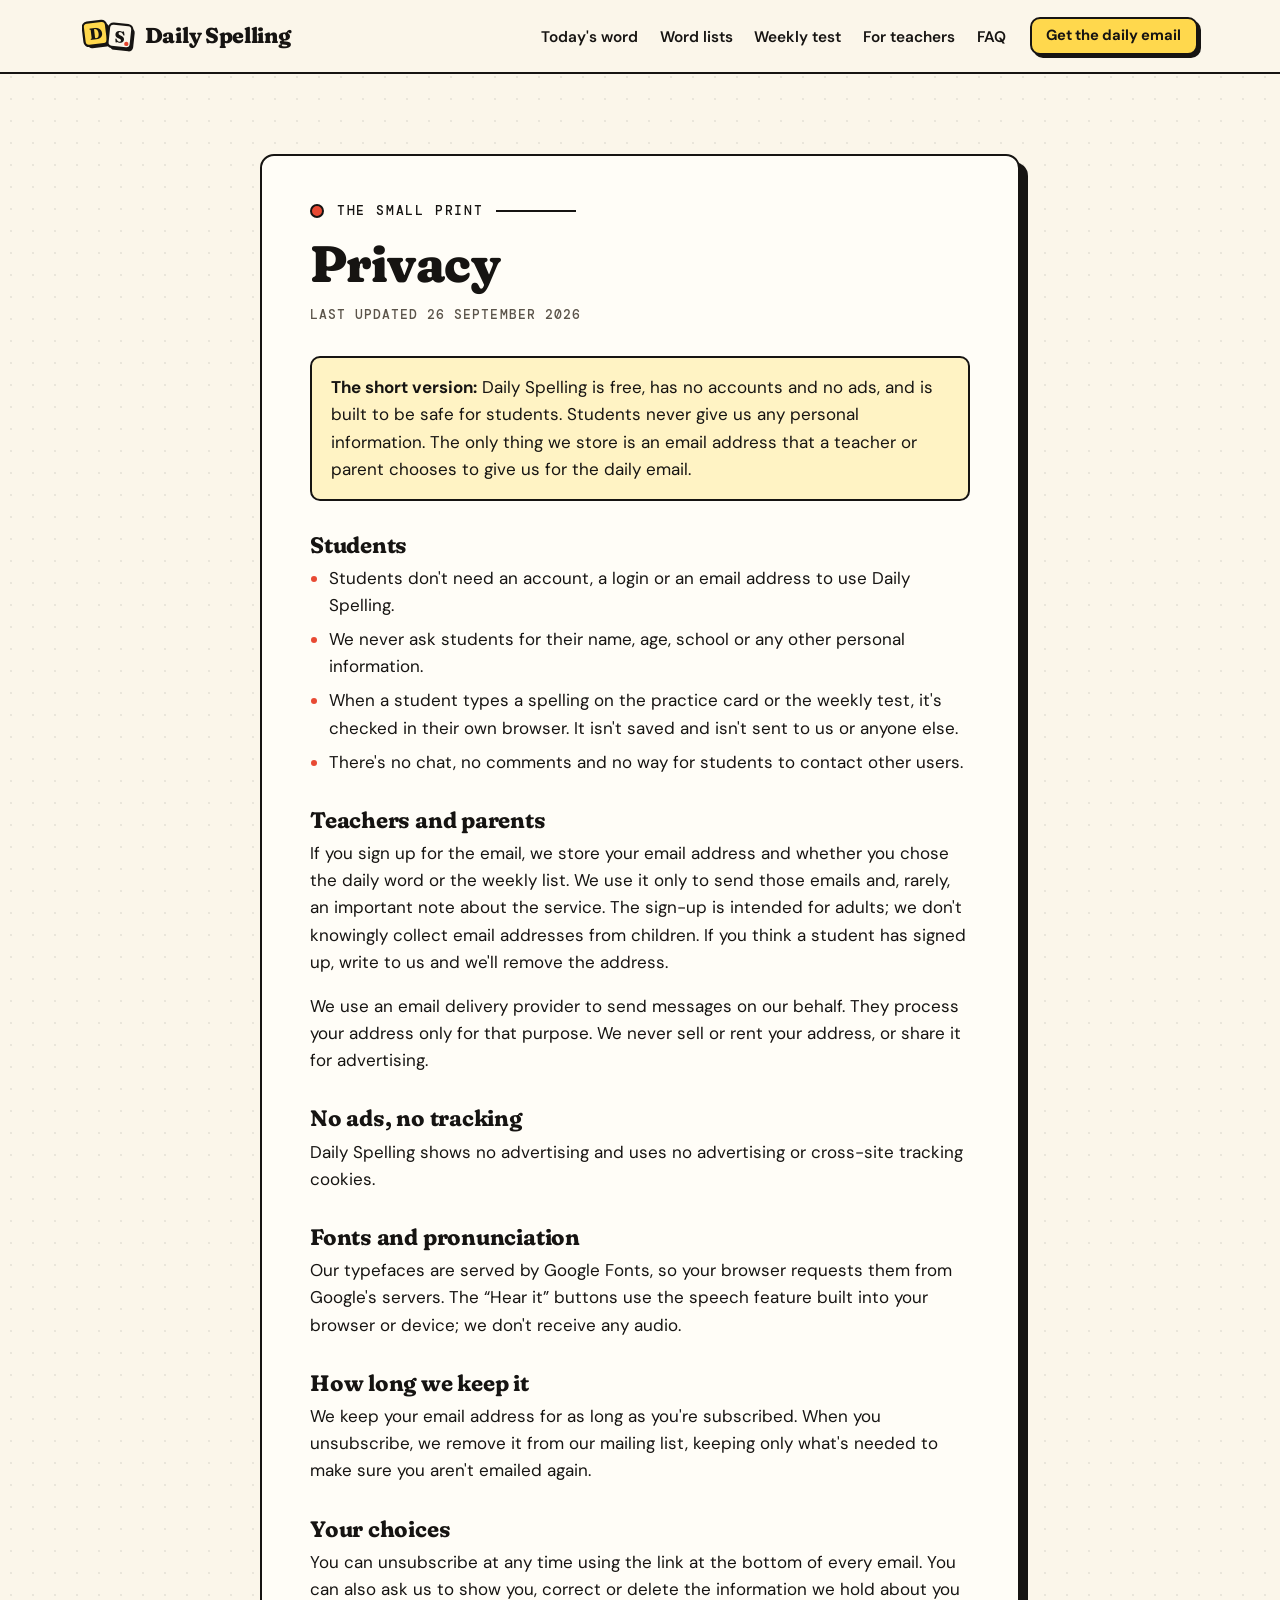
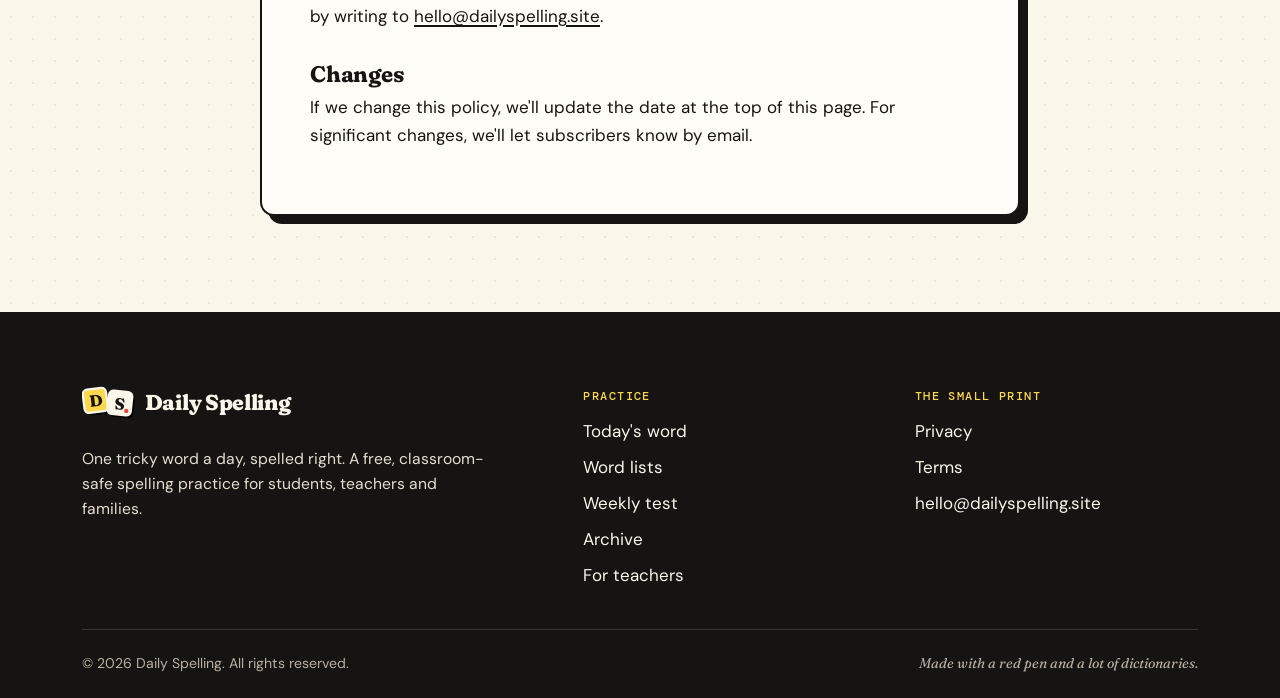
<file: privacy.html>
<!doctype html>
<html lang="en">
<head>
  <meta charset="utf-8">
  <meta name="viewport" content="width=device-width, initial-scale=1">
  <title>Privacy — Daily Spelling</title>
  <meta name="description" content="How Daily Spelling protects students: no accounts, no ads, no student data. Practice answers stay in the browser; we only store emails that teachers or parents choose to give us.">
  <meta name="theme-color" content="#FFD84D">
  <link rel="canonical" href="https://dailyspelling.site/privacy.html">
  <link rel="icon" href="favicon.svg" type="image/svg+xml">

  <meta property="og:type" content="website">
  <meta property="og:site_name" content="Daily Spelling">
  <meta property="og:title" content="Privacy — Daily Spelling">
  <meta property="og:description" content="How Daily Spelling protects students: no accounts, no ads, no student data. Practice answers stay in the browser; we only store emails that teachers or parents choose to give us.">
  <meta property="og:url" content="https://dailyspelling.site/privacy.html">
  <meta property="og:locale" content="en_US">
  <meta name="twitter:card" content="summary">
  <meta name="twitter:title" content="Privacy — Daily Spelling">
  <meta name="twitter:description" content="How Daily Spelling protects students: no accounts, no ads, no student data. Practice answers stay in the browser; we only store emails that teachers or parents choose to give us.">

  <link rel="preconnect" href="https://fonts.googleapis.com">
  <link rel="preconnect" href="https://fonts.gstatic.com" crossorigin>
  <link href="https://fonts.googleapis.com/css2?family=DM+Mono:wght@400;500&family=DM+Sans:ital,opsz,wght@0,9..40,400..700;1,9..40,400..700&family=Fraunces:ital,opsz,wght,SOFT,WONK@0,9..144,300..900,0..100,0..1;1,9..144,300..900,0..100,0..1&display=swap" rel="stylesheet">
  <link rel="stylesheet" href="style.css">
</head>
<body>
  <a class="skip-link" href="#main">Skip to content</a>

  <header class="site-header">
    <div class="wrap header-inner">
      <a class="brand" href="index.html" aria-label="Daily Spelling — home">
        <svg class="brand-mark" viewBox="0 0 60 42" width="54" height="38" aria-hidden="true" focusable="false">
          <g transform="rotate(-7 16 20)">
            <rect x="5" y="8" width="26" height="26" rx="5" fill="#161412"/>
            <rect x="2" y="5" width="26" height="26" rx="5" fill="#FFD84D" stroke="#161412" stroke-width="2.5"/>
            <text x="15" y="25" text-anchor="middle" font-family="Fraunces, Georgia, serif" font-weight="800" font-size="18" fill="#161412">D</text>
          </g>
          <g transform="rotate(6 42 22)">
            <rect x="32" y="11" width="26" height="26" rx="5" fill="#161412"/>
            <rect x="29" y="8" width="26" height="26" rx="5" fill="#FBF6EA" stroke="#161412" stroke-width="2.5"/>
            <text x="42" y="28" text-anchor="middle" font-family="Fraunces, Georgia, serif" font-weight="800" font-size="18" fill="#161412">S</text>
            <circle cx="50" cy="29" r="2.4" fill="#E4432D"/>
          </g>
        </svg>
        <span class="brand-name">Daily Spelling</span>
      </a>

      <button class="nav-toggle" type="button" aria-expanded="false" aria-controls="site-nav">
        <span class="nav-toggle-bars" aria-hidden="true"></span>
        <span class="nav-toggle-label">Menu</span>
      </button>

      <nav id="site-nav" class="site-nav" aria-label="Main">
        <ul>
          <li><a href="index.html#today">Today's word</a></li>
          <li><a href="index.html#lists">Word lists</a></li>
          <li><a href="index.html#test">Weekly test</a></li>
          <li><a href="index.html#teachers">For teachers</a></li>
          <li><a href="index.html#faq">FAQ</a></li>
        </ul>
        <a class="btn btn-small btn-primary" href="index.html#signup">Get the daily email</a>
      </nav>
    </div>
  </header>

  <main id="main">
    <section class="legal" aria-labelledby="legal-title">
      <div class="wrap">
        <article class="legal-card">
          <p class="kicker"><span>The small print</span></p>
          <h1 id="legal-title">Privacy</h1>
          <p class="legal-updated">Last updated 26 September 2026</p>

          <div class="legal-summary">
            <p><strong>The short version:</strong> Daily Spelling is free, has no accounts and no ads, and is built to be safe for students. Students never give us any personal information. The only thing we store is an email address that a teacher or parent chooses to give us for the daily email.</p>
          </div>

          <h2>Students</h2>
          <ul>
            <li>Students don't need an account, a login or an email address to use Daily Spelling.</li>
            <li>We never ask students for their name, age, school or any other personal information.</li>
            <li>When a student types a spelling on the practice card or the weekly test, it's checked in their own browser. It isn't saved and isn't sent to us or anyone else.</li>
            <li>There's no chat, no comments and no way for students to contact other users.</li>
          </ul>

          <h2>Teachers and parents</h2>
          <p>If you sign up for the email, we store your email address and whether you chose the daily word or the weekly list. We use it only to send those emails and, rarely, an important note about the service. The sign-up is intended for adults; we don't knowingly collect email addresses from children. If you think a student has signed up, write to us and we'll remove the address.</p>
          <p>We use an email delivery provider to send messages on our behalf. They process your address only for that purpose. We never sell or rent your address, or share it for advertising.</p>

          <h2>No ads, no tracking</h2>
          <p>Daily Spelling shows no advertising and uses no advertising or cross-site tracking cookies.</p>

          <h2>Fonts and pronunciation</h2>
          <p>Our typefaces are served by Google Fonts, so your browser requests them from Google's servers. The “Hear it” buttons use the speech feature built into your browser or device; we don't receive any audio.</p>

          <h2>How long we keep it</h2>
          <p>We keep your email address for as long as you're subscribed. When you unsubscribe, we remove it from our mailing list, keeping only what's needed to make sure you aren't emailed again.</p>

          <h2>Your choices</h2>
          <p>You can unsubscribe at any time using the link at the bottom of every email. You can also ask us to show you, correct or delete the information we hold about you by writing to <a href="mailto:hello@dailyspelling.site">hello@dailyspelling.site</a>.</p>

          <h2>Changes</h2>
          <p>If we change this policy, we'll update the date at the top of this page. For significant changes, we'll let subscribers know by email.</p>
        </article>
      </div>
    </section>
  </main>

  <footer class="site-footer">
    <div class="wrap footer-inner">
      <div class="footer-brand">
        <a class="brand brand-light" href="index.html" aria-label="Daily Spelling — home">
          <svg class="brand-mark" viewBox="0 0 60 42" width="54" height="38" aria-hidden="true" focusable="false">
            <g transform="rotate(-7 16 20)">
              <rect x="5" y="8" width="26" height="26" rx="5" fill="#000"/>
              <rect x="2" y="5" width="26" height="26" rx="5" fill="#FFD84D" stroke="#FBF6EA" stroke-width="2.5"/>
              <text x="15" y="25" text-anchor="middle" font-family="Fraunces, Georgia, serif" font-weight="800" font-size="18" fill="#161412">D</text>
            </g>
            <g transform="rotate(6 42 22)">
              <rect x="32" y="11" width="26" height="26" rx="5" fill="#000"/>
              <rect x="29" y="8" width="26" height="26" rx="5" fill="#FBF6EA" stroke="#FBF6EA" stroke-width="2.5"/>
              <text x="42" y="28" text-anchor="middle" font-family="Fraunces, Georgia, serif" font-weight="800" font-size="18" fill="#161412">S</text>
              <circle cx="50" cy="29" r="2.4" fill="#E4432D"/>
            </g>
          </svg>
          <span class="brand-name">Daily Spelling</span>
        </a>
        <p>One tricky word a day, spelled right. A free, classroom-safe spelling practice for students, teachers and families.</p>
      </div>
      <nav class="footer-nav" aria-label="Footer">
        <h2 class="footer-h">Practice</h2>
        <ul>
          <li><a href="index.html#today">Today's word</a></li>
          <li><a href="index.html#lists">Word lists</a></li>
          <li><a href="index.html#test">Weekly test</a></li>
          <li><a href="index.html#archive">Archive</a></li>
          <li><a href="index.html#teachers">For teachers</a></li>
        </ul>
      </nav>
      <nav class="footer-nav" aria-label="Legal and contact">
        <h2 class="footer-h">The small print</h2>
        <ul>
          <li><a href="privacy.html">Privacy</a></li>
          <li><a href="terms.html">Terms</a></li>
          <li><a href="mailto:hello@dailyspelling.site">hello@dailyspelling.site</a></li>
        </ul>
      </nav>
    </div>
    <div class="wrap footer-base">
      <p>&copy; 2026 Daily Spelling. All rights reserved.</p>
      <p class="footer-tag">Made with a red pen and a lot of dictionaries.</p>
    </div>
  </footer>

  <script src="script.js" defer></script>
</body>
</html>
</file>
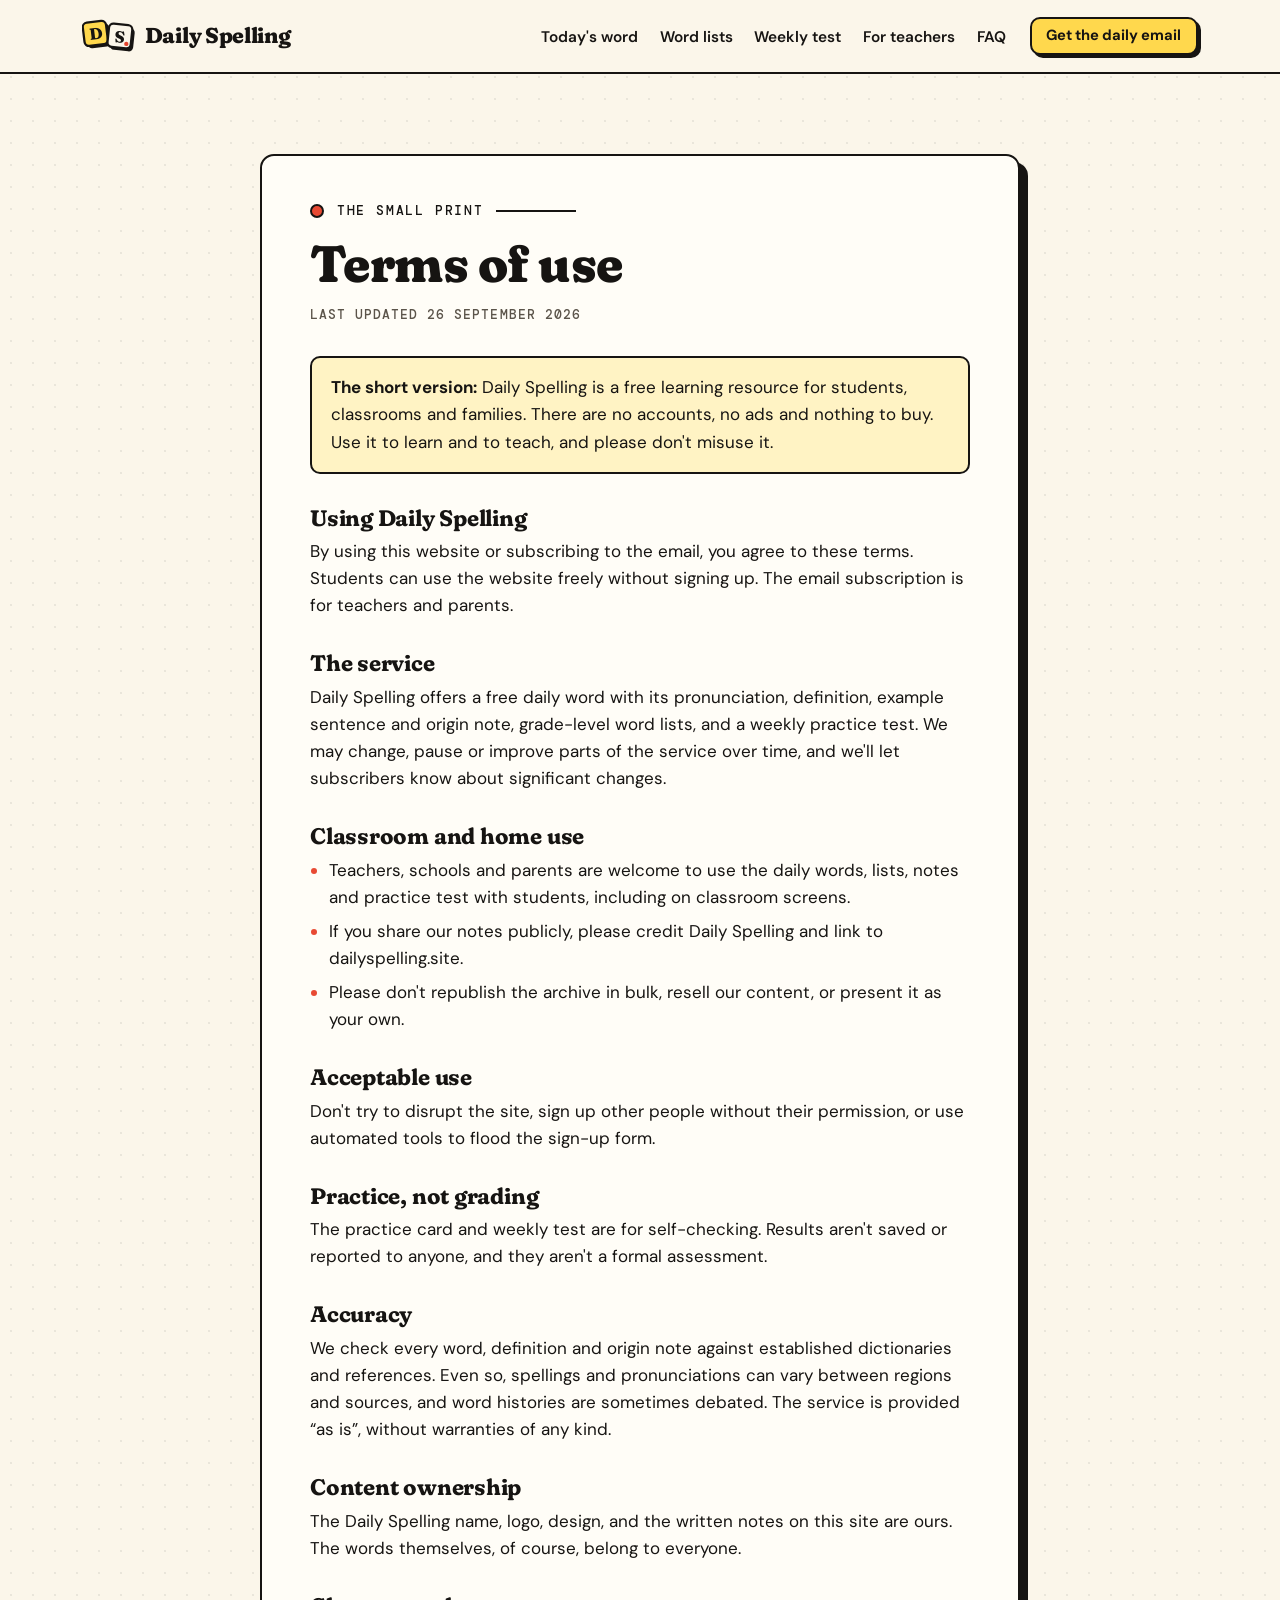
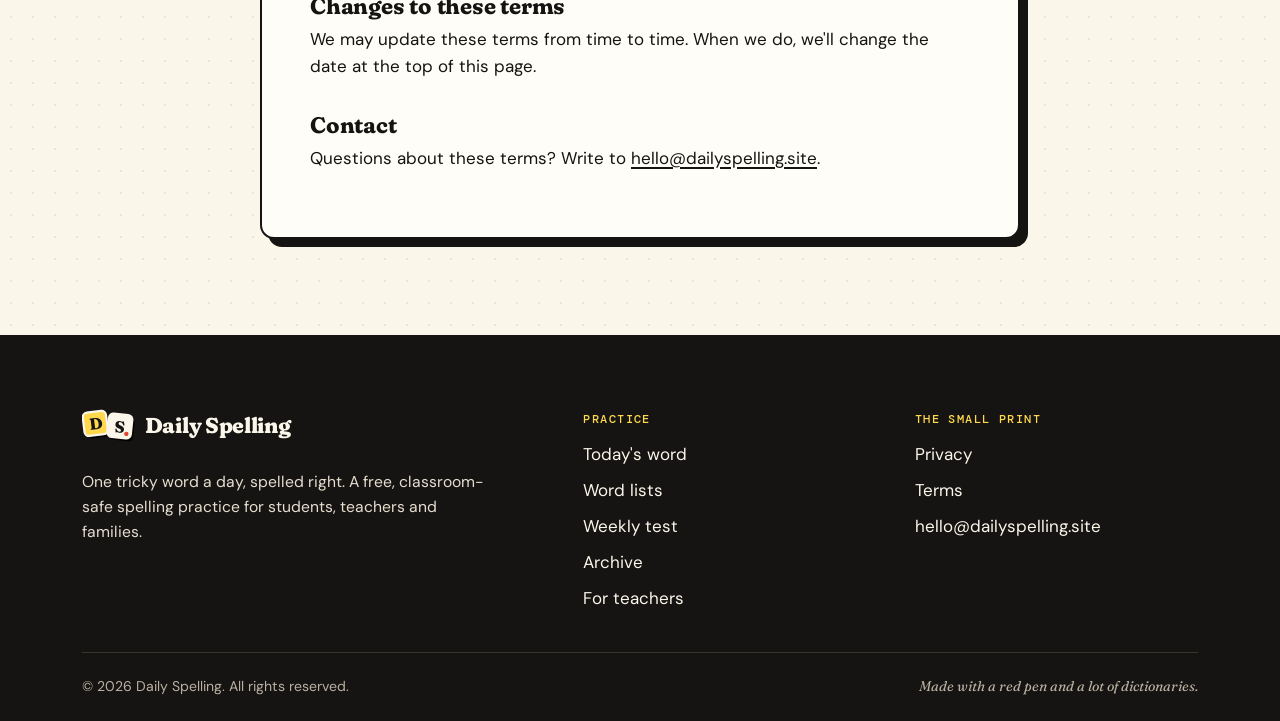
<file: terms.html>
<!doctype html>
<html lang="en">
<head>
  <meta charset="utf-8">
  <meta name="viewport" content="width=device-width, initial-scale=1">
  <title>Terms — Daily Spelling</title>
  <meta name="description" content="The terms for using Daily Spelling, the free, classroom-safe spelling practice for students.">
  <meta name="theme-color" content="#FFD84D">
  <link rel="canonical" href="https://dailyspelling.site/terms.html">
  <link rel="icon" href="favicon.svg" type="image/svg+xml">

  <meta property="og:type" content="website">
  <meta property="og:site_name" content="Daily Spelling">
  <meta property="og:title" content="Terms — Daily Spelling">
  <meta property="og:description" content="The terms for using Daily Spelling, the free, classroom-safe spelling practice for students.">
  <meta property="og:url" content="https://dailyspelling.site/terms.html">
  <meta property="og:locale" content="en_US">
  <meta name="twitter:card" content="summary">
  <meta name="twitter:title" content="Terms — Daily Spelling">
  <meta name="twitter:description" content="The terms for using Daily Spelling, the free, classroom-safe spelling practice for students.">

  <link rel="preconnect" href="https://fonts.googleapis.com">
  <link rel="preconnect" href="https://fonts.gstatic.com" crossorigin>
  <link href="https://fonts.googleapis.com/css2?family=DM+Mono:wght@400;500&family=DM+Sans:ital,opsz,wght@0,9..40,400..700;1,9..40,400..700&family=Fraunces:ital,opsz,wght,SOFT,WONK@0,9..144,300..900,0..100,0..1;1,9..144,300..900,0..100,0..1&display=swap" rel="stylesheet">
  <link rel="stylesheet" href="style.css">
</head>
<body>
  <a class="skip-link" href="#main">Skip to content</a>

  <header class="site-header">
    <div class="wrap header-inner">
      <a class="brand" href="index.html" aria-label="Daily Spelling — home">
        <svg class="brand-mark" viewBox="0 0 60 42" width="54" height="38" aria-hidden="true" focusable="false">
          <g transform="rotate(-7 16 20)">
            <rect x="5" y="8" width="26" height="26" rx="5" fill="#161412"/>
            <rect x="2" y="5" width="26" height="26" rx="5" fill="#FFD84D" stroke="#161412" stroke-width="2.5"/>
            <text x="15" y="25" text-anchor="middle" font-family="Fraunces, Georgia, serif" font-weight="800" font-size="18" fill="#161412">D</text>
          </g>
          <g transform="rotate(6 42 22)">
            <rect x="32" y="11" width="26" height="26" rx="5" fill="#161412"/>
            <rect x="29" y="8" width="26" height="26" rx="5" fill="#FBF6EA" stroke="#161412" stroke-width="2.5"/>
            <text x="42" y="28" text-anchor="middle" font-family="Fraunces, Georgia, serif" font-weight="800" font-size="18" fill="#161412">S</text>
            <circle cx="50" cy="29" r="2.4" fill="#E4432D"/>
          </g>
        </svg>
        <span class="brand-name">Daily Spelling</span>
      </a>

      <button class="nav-toggle" type="button" aria-expanded="false" aria-controls="site-nav">
        <span class="nav-toggle-bars" aria-hidden="true"></span>
        <span class="nav-toggle-label">Menu</span>
      </button>

      <nav id="site-nav" class="site-nav" aria-label="Main">
        <ul>
          <li><a href="index.html#today">Today's word</a></li>
          <li><a href="index.html#lists">Word lists</a></li>
          <li><a href="index.html#test">Weekly test</a></li>
          <li><a href="index.html#teachers">For teachers</a></li>
          <li><a href="index.html#faq">FAQ</a></li>
        </ul>
        <a class="btn btn-small btn-primary" href="index.html#signup">Get the daily email</a>
      </nav>
    </div>
  </header>

  <main id="main">
    <section class="legal" aria-labelledby="legal-title">
      <div class="wrap">
        <article class="legal-card">
          <p class="kicker"><span>The small print</span></p>
          <h1 id="legal-title">Terms of use</h1>
          <p class="legal-updated">Last updated 26 September 2026</p>

          <div class="legal-summary">
            <p><strong>The short version:</strong> Daily Spelling is a free learning resource for students, classrooms and families. There are no accounts, no ads and nothing to buy. Use it to learn and to teach, and please don't misuse it.</p>
          </div>

          <h2>Using Daily Spelling</h2>
          <p>By using this website or subscribing to the email, you agree to these terms. Students can use the website freely without signing up. The email subscription is for teachers and parents.</p>

          <h2>The service</h2>
          <p>Daily Spelling offers a free daily word with its pronunciation, definition, example sentence and origin note, grade-level word lists, and a weekly practice test. We may change, pause or improve parts of the service over time, and we'll let subscribers know about significant changes.</p>

          <h2>Classroom and home use</h2>
          <ul>
            <li>Teachers, schools and parents are welcome to use the daily words, lists, notes and practice test with students, including on classroom screens.</li>
            <li>If you share our notes publicly, please credit Daily Spelling and link to dailyspelling.site.</li>
            <li>Please don't republish the archive in bulk, resell our content, or present it as your own.</li>
          </ul>

          <h2>Acceptable use</h2>
          <p>Don't try to disrupt the site, sign up other people without their permission, or use automated tools to flood the sign-up form.</p>

          <h2>Practice, not grading</h2>
          <p>The practice card and weekly test are for self-checking. Results aren't saved or reported to anyone, and they aren't a formal assessment.</p>

          <h2>Accuracy</h2>
          <p>We check every word, definition and origin note against established dictionaries and references. Even so, spellings and pronunciations can vary between regions and sources, and word histories are sometimes debated. The service is provided “as is”, without warranties of any kind.</p>

          <h2>Content ownership</h2>
          <p>The Daily Spelling name, logo, design, and the written notes on this site are ours. The words themselves, of course, belong to everyone.</p>

          <h2>Changes to these terms</h2>
          <p>We may update these terms from time to time. When we do, we'll change the date at the top of this page.</p>

          <h2>Contact</h2>
          <p>Questions about these terms? Write to <a href="mailto:hello@dailyspelling.site">hello@dailyspelling.site</a>.</p>
        </article>
      </div>
    </section>
  </main>

  <footer class="site-footer">
    <div class="wrap footer-inner">
      <div class="footer-brand">
        <a class="brand brand-light" href="index.html" aria-label="Daily Spelling — home">
          <svg class="brand-mark" viewBox="0 0 60 42" width="54" height="38" aria-hidden="true" focusable="false">
            <g transform="rotate(-7 16 20)">
              <rect x="5" y="8" width="26" height="26" rx="5" fill="#000"/>
              <rect x="2" y="5" width="26" height="26" rx="5" fill="#FFD84D" stroke="#FBF6EA" stroke-width="2.5"/>
              <text x="15" y="25" text-anchor="middle" font-family="Fraunces, Georgia, serif" font-weight="800" font-size="18" fill="#161412">D</text>
            </g>
            <g transform="rotate(6 42 22)">
              <rect x="32" y="11" width="26" height="26" rx="5" fill="#000"/>
              <rect x="29" y="8" width="26" height="26" rx="5" fill="#FBF6EA" stroke="#FBF6EA" stroke-width="2.5"/>
              <text x="42" y="28" text-anchor="middle" font-family="Fraunces, Georgia, serif" font-weight="800" font-size="18" fill="#161412">S</text>
              <circle cx="50" cy="29" r="2.4" fill="#E4432D"/>
            </g>
          </svg>
          <span class="brand-name">Daily Spelling</span>
        </a>
        <p>One tricky word a day, spelled right. A free, classroom-safe spelling practice for students, teachers and families.</p>
      </div>
      <nav class="footer-nav" aria-label="Footer">
        <h2 class="footer-h">Practice</h2>
        <ul>
          <li><a href="index.html#today">Today's word</a></li>
          <li><a href="index.html#lists">Word lists</a></li>
          <li><a href="index.html#test">Weekly test</a></li>
          <li><a href="index.html#archive">Archive</a></li>
          <li><a href="index.html#teachers">For teachers</a></li>
        </ul>
      </nav>
      <nav class="footer-nav" aria-label="Legal and contact">
        <h2 class="footer-h">The small print</h2>
        <ul>
          <li><a href="privacy.html">Privacy</a></li>
          <li><a href="terms.html">Terms</a></li>
          <li><a href="mailto:hello@dailyspelling.site">hello@dailyspelling.site</a></li>
        </ul>
      </nav>
    </div>
    <div class="wrap footer-base">
      <p>&copy; 2026 Daily Spelling. All rights reserved.</p>
      <p class="footer-tag">Made with a red pen and a lot of dictionaries.</p>
    </div>
  </footer>

  <script src="script.js" defer></script>
</body>
</html>
</file>
<file: style.css>
:root {
  --butter: #FFD84D;
  --butter-soft: #FFF3C4;
  --paper: #FBF6EA;
  --paper-2: #F3EAD3;
  --card: #FFFDF7;
  --ink: #161412;
  --ink-2: #3F3a33;
  --muted: #5B544A;
  --tomato: #E84A33;
  --tomato-deep: #B5301C;

  --serif: "Fraunces", Georgia, "Times New Roman", serif;
  --sans: "DM Sans", system-ui, -apple-system, "Segoe UI", Roboto, sans-serif;
  --mono: "DM Mono", ui-monospace, "SF Mono", Menlo, Consolas, monospace;

  --border: 2px solid var(--ink);
  --shadow-s: 3px 3px 0 var(--ink);
  --shadow-m: 5px 5px 0 var(--ink);
  --shadow-l: 8px 8px 0 var(--ink);
  --radius: 14px;
  --gutter: clamp(16px, 4vw, 32px);
}

*, *::before, *::after { box-sizing: border-box; }

html { scroll-behavior: smooth; -webkit-text-size-adjust: 100%; }
@media (prefers-reduced-motion: reduce) { html { scroll-behavior: auto; } }

body {
  margin: 0;
  font-family: var(--sans);
  font-size: 1.0625rem;
  line-height: 1.6;
  color: var(--ink);
  background-color: var(--paper);
  background-image: radial-gradient(rgba(22, 20, 18, .075) 1px, transparent 1.3px);
  background-size: 22px 22px;
  overflow-x: hidden;
  -webkit-font-smoothing: antialiased;
}

img, svg { max-width: 100%; }

h1, h2, h3 {
  font-family: var(--serif);
  font-optical-sizing: auto;
  font-variation-settings: "SOFT" 100, "WONK" 1;
  font-weight: 700;
  line-height: 1.08;
  letter-spacing: -0.01em;
  margin: 0 0 .5em;
  text-wrap: balance;
}

p { margin: 0 0 1em; }
a { color: inherit; text-decoration-thickness: 2px; text-underline-offset: 3px; }
a:hover { text-decoration-color: var(--tomato); }

:focus-visible {
  outline: 3px solid var(--tomato);
  outline-offset: 3px;
  border-radius: 4px;
}

.wrap {
  width: 100%;
  max-width: 1180px;
  margin: 0 auto;
  padding: 0 var(--gutter);
}

.visually-hidden {
  position: absolute !important;
  width: 1px; height: 1px;
  padding: 0; margin: -1px;
  overflow: hidden; clip: rect(0 0 0 0);
  white-space: nowrap; border: 0;
}

.skip-link {
  position: absolute; left: 12px; top: -60px;
  z-index: 100;
  background: var(--ink); color: var(--paper);
  padding: .6em 1em; border-radius: 8px;
  font-weight: 700; text-decoration: none;
}
.skip-link:focus { top: 12px; }

.phon { font-family: var(--mono); font-size: .95em; letter-spacing: .01em; }

.btn {
  display: inline-flex; align-items: center; justify-content: center; gap: .5em;
  font: 700 1rem/1.2 var(--sans);
  color: var(--ink);
  background: var(--card);
  border: var(--border);
  border-radius: 10px;
  padding: .85em 1.3em;
  box-shadow: 4px 4px 0 var(--ink);
  text-decoration: none;
  cursor: pointer;
  transition: transform .12s ease, box-shadow .12s ease, background-color .12s ease;
}
.btn:hover { transform: translate(-2px, -2px); box-shadow: 6px 6px 0 var(--ink); text-decoration: none; }
.btn:active { transform: translate(3px, 3px); box-shadow: 1px 1px 0 var(--ink); }
.btn-primary { background: var(--butter); }
.btn-ghost { background: var(--card); }
.btn-ink { background: var(--ink); color: var(--paper); box-shadow: 4px 4px 0 var(--tomato); }
.btn-ink:hover { box-shadow: 6px 6px 0 var(--tomato); }
.btn-ink:active { box-shadow: 1px 1px 0 var(--tomato); }
.btn-small { padding: .55em 1em; font-size: .92rem; box-shadow: var(--shadow-s); }

.sticker {
  display: inline-block;
  font: 500 .78rem/1.2 var(--mono);
  text-transform: uppercase;
  letter-spacing: .08em;
  background: var(--butter);
  color: var(--ink);
  border: var(--border);
  border-radius: 999px;
  padding: .5em 1em;
  box-shadow: var(--shadow-s);
  transform: rotate(-3deg);
}
.sticker-red { background: var(--tomato); }

.chip {
  display: inline-flex; align-items: center; gap: .4em;
  font: 600 .9rem/1 var(--sans);
  color: var(--ink);
  background: var(--card);
  border: var(--border);
  border-radius: 999px;
  padding: .6em .95em;
  box-shadow: 2px 2px 0 var(--ink);
  cursor: pointer;
  transition: transform .12s ease, box-shadow .12s ease;
}
.chip:hover { transform: translate(-1px, -1px); box-shadow: 3px 3px 0 var(--ink); }
.chip:active { transform: translate(2px, 2px); box-shadow: 0 0 0 var(--ink); }
.chip[disabled] { opacity: .5; cursor: not-allowed; transform: none; box-shadow: 2px 2px 0 var(--ink); }
.chip-ink { background: var(--ink); color: var(--paper); }

.site-header {
  position: sticky; top: 0; z-index: 50;
  background: var(--paper);
  border-bottom: var(--border);
}
.header-inner {
  display: flex; align-items: center; justify-content: space-between;
  gap: 1rem;
  min-height: 72px;
}
.brand {
  display: inline-flex; align-items: center; gap: .55rem;
  text-decoration: none; color: var(--ink);
}
.brand-mark { flex: none; display: block; }
.brand-name {
  font-family: var(--serif);
  font-variation-settings: "SOFT" 100, "WONK" 1;
  font-weight: 800;
  font-size: 1.35rem;
  letter-spacing: -0.015em;
}

.site-nav { display: flex; align-items: center; gap: 1.5rem; }
.site-nav ul { list-style: none; display: flex; gap: 1.35rem; margin: 0; padding: 0; }
.site-nav ul a {
  font-weight: 600; font-size: .96rem;
  text-decoration: none;
  padding: .3em 0;
  background: linear-gradient(var(--butter), var(--butter)) no-repeat 0 88% / 0 .45em;
  transition: background-size .2s ease;
}
.site-nav ul a:hover { background-size: 100% .45em; }

.nav-toggle {
  display: none;
  align-items: center; gap: .5rem;
  font: 700 .92rem/1 var(--sans);
  color: var(--ink);
  background: var(--butter);
  border: var(--border);
  border-radius: 10px;
  padding: .6em .85em;
  box-shadow: var(--shadow-s);
  cursor: pointer;
}
.nav-toggle-bars, .nav-toggle-bars::before, .nav-toggle-bars::after {
  display: block; width: 18px; height: 2px; background: var(--ink);
  border-radius: 2px; position: relative; transition: transform .2s ease, background-color .2s;
}
.nav-toggle-bars::before, .nav-toggle-bars::after { content: ""; position: absolute; left: 0; }
.nav-toggle-bars::before { top: -6px; }
.nav-toggle-bars::after { top: 6px; }
.nav-toggle[aria-expanded="true"] .nav-toggle-bars { background: transparent; }
.nav-toggle[aria-expanded="true"] .nav-toggle-bars::before { transform: translateY(6px) rotate(45deg); }
.nav-toggle[aria-expanded="true"] .nav-toggle-bars::after { transform: translateY(-6px) rotate(-45deg); }

.hero { padding: clamp(2.5rem, 6vw, 5rem) 0 clamp(3.5rem, 7vw, 6rem); overflow: hidden; }
.hero-grid {
  display: grid;
  grid-template-columns: minmax(0, 1fr) minmax(0, 1.02fr);
  gap: clamp(2rem, 5vw, 4.5rem);
  align-items: center;
}
.hero-sticker { margin-bottom: 1.4rem; }
.hero h1 {
  font-size: clamp(2.5rem, 5.6vw, 4.5rem);
  font-weight: 800;
  line-height: 1.02;
  letter-spacing: -0.025em;
  margin-bottom: .45em;
}
.h1-accent {
  font-style: italic;
  font-weight: 600;
  background: linear-gradient(transparent 58%, var(--butter) 58%, var(--butter) 92%, transparent 92%);
  padding: 0 .06em;
}
.lede { font-size: clamp(1.08rem, 1.5vw, 1.22rem); color: var(--ink-2); max-width: 34em; }
.hero-actions { display: flex; flex-wrap: wrap; gap: .9rem; margin: 1.8rem 0 1.6rem; }
.hero-points {
  list-style: none; padding: 0; margin: 0;
  display: flex; flex-wrap: wrap; gap: .5rem 1.4rem;
  font: 500 .82rem/1.3 var(--mono);
  text-transform: uppercase; letter-spacing: .06em;
  color: var(--ink-2);
}
.hero-points li { display: inline-flex; align-items: center; gap: .5em; }
.hero-points li::before {
  content: ""; width: .7em; height: .7em;
  background: var(--butter); border: 2px solid var(--ink); border-radius: 2px;
  transform: rotate(45deg);
}

.hero-card-wrap { position: relative; padding: 1.6rem 0 1.4rem; }

.stamp {
  position: absolute; z-index: 3;
  width: clamp(92px, 11vw, 124px); height: auto;
  top: -12px; right: -14px;
  transform: rotate(12deg);
  filter: drop-shadow(3px 3px 0 var(--ink));
}
.stamp-ring { transform-origin: 60px 60px; animation: spin 26s linear infinite; }
@keyframes spin { to { transform: rotate(360deg); } }

.pencil {
  position: absolute; z-index: 0;
  width: 240px; height: auto;
  left: -70px; bottom: -18px;
  transform: rotate(-16deg);
}

.word-card {
  position: relative; z-index: 1;
  background: var(--card);
  border: var(--border);
  border-radius: var(--radius);
  box-shadow: var(--shadow-l);
  transform: rotate(-1deg);
  overflow: hidden;
}
.wc-head {
  display: flex; flex-wrap: wrap; align-items: center; gap: .35rem .9rem;
  background: var(--butter);
  border-bottom: var(--border);
  padding: .8rem 110px .8rem 1.3rem;
}
.wc-label {
  margin: 0;
  font: 500 .8rem/1 var(--mono);
  text-transform: uppercase; letter-spacing: .12em;
}
.wc-head time { font: 500 .8rem/1 var(--mono); letter-spacing: .04em; padding-left: .9rem; border-left: 2px solid var(--ink); }
.wc-body { padding: clamp(1.1rem, 3vw, 1.7rem); }

.tiles {
  display: grid;
  grid-template-columns: repeat(9, minmax(0, 1fr));
  gap: clamp(4px, 1vw, 8px);
  margin: .2rem 4px 1.3rem 0;
}
.tile { aspect-ratio: 1 / 1; perspective: 500px; }
.tile-inner {
  position: relative; display: block;
  width: 100%; height: 100%;
  transform-style: preserve-3d;
  transition: transform .5s cubic-bezier(.3, 1.35, .5, 1);
}
.tile-face, .tile-back {
  position: absolute; inset: 0;
  display: grid; place-items: center;
  border: var(--border);
  border-radius: 7px;
  box-shadow: 3px 3px 0 var(--ink);
  backface-visibility: hidden;
  -webkit-backface-visibility: hidden;
  font-family: var(--serif);
  font-variation-settings: "SOFT" 100, "WONK" 0;
  font-weight: 800;
  font-size: clamp(1rem, 3.4vw, 1.85rem);
  line-height: 1;
  user-select: none;
}
.tile-face { background: var(--butter-soft); color: var(--ink); }
.tile-face small {
  position: absolute; right: 12%; bottom: 8%;
  font: 500 .38em/1 var(--mono);
}
.tile-back {
  background:
    repeating-linear-gradient(135deg, transparent 0 5px, rgba(22,20,18,.07) 5px 7px),
    var(--paper-2);
  color: var(--muted);
  font-weight: 500;
  transform: rotateY(180deg);
}
.tile.is-hidden .tile-inner { transform: rotateY(180deg); }
.tile.is-match .tile-face { background: var(--butter); }
.tile.is-miss .tile-back { border-color: var(--tomato); background: #FBE3DC; color: var(--tomato-deep); animation: nudge .35s ease; }
.tiles.is-solved .tile-face { background: var(--butter); }
.tiles.is-solved .tile:not(.is-hidden):nth-child(odd) .tile-inner { transform: translateY(-3px) rotate(-3deg); }
.tiles.is-solved .tile:not(.is-hidden):nth-child(even) .tile-inner { transform: translateY(1px) rotate(2deg); }
@keyframes nudge {
  0%, 100% { translate: 0 0; }
  30% { translate: -3px 0; }
  60% { translate: 3px 0; }
}

.wc-meta {
  display: flex; flex-wrap: wrap; align-items: center; gap: .5rem .75rem;
  margin-bottom: .8rem;
}
.wc-meta .phon { font-size: 1.05rem; }
.pos, .count {
  font: 500 .72rem/1 var(--mono);
  text-transform: uppercase; letter-spacing: .08em;
  border: 1.5px solid var(--ink);
  border-radius: 999px;
  padding: .4em .7em;
}
.pos { background: var(--ink); color: var(--paper); }

.wc-def {
  font-family: var(--serif);
  font-variation-settings: "SOFT" 100, "WONK" 0;
  font-size: clamp(1.15rem, 2vw, 1.35rem);
  font-weight: 500;
  line-height: 1.35;
  margin-bottom: .9rem;
}
.wc-example {
  margin: 0 0 1.2rem;
  padding: .2rem 0 .2rem 1rem;
  border-left: 4px solid var(--tomato);
  color: var(--ink-2);
  font-style: italic;
}
.wc-example p { margin: 0; }
.blank {
  font-style: normal; font-weight: 700;
  font-family: var(--mono); font-size: .92em;
  background: var(--butter-soft);
  padding: 0 .25em; border-radius: 3px;
}
.blank.is-blank {
  display: inline-block; min-width: 6.5em;
  background: none; color: transparent;
  border-bottom: 2px solid var(--ink);
  border-radius: 0; line-height: 1.1;
}

.wc-controls { display: flex; flex-wrap: wrap; gap: .55rem; margin-bottom: 1.2rem; }

.wc-try label {
  display: block;
  font: 500 .75rem/1 var(--mono);
  text-transform: uppercase; letter-spacing: .1em;
  margin-bottom: .5rem;
}
.wc-try-row { display: flex; gap: .6rem; }
.wc-try input {
  flex: 1 1 auto; min-width: 0;
  font: 500 1.05rem/1.2 var(--mono);
  color: var(--ink);
  background: var(--paper);
  border: var(--border);
  border-radius: 10px;
  padding: .75em .9em;
  box-shadow: inset 2px 2px 0 rgba(22,20,18,.08);
}
.wc-try input::placeholder { color: #7a7266; }
.wc-try input:focus { outline: 3px solid var(--butter); outline-offset: 0; border-color: var(--ink); }
.btn-check { flex: none; }

.wc-feedback { min-height: 1.6em; margin: .8rem 0 0; font-weight: 600; font-size: .98rem; }
.wc-feedback.is-good { color: var(--ink); }
.wc-feedback.is-good::before { content: "✓ "; color: var(--ink); background: var(--butter); border: 1.5px solid var(--ink); border-radius: 50%; display: inline-grid; place-items: center; width: 1.4em; height: 1.4em; font-size: .85em; margin-right: .35em; }
.wc-feedback.is-bad { color: var(--tomato-deep); }

.section { padding: clamp(4rem, 9vw, 7rem) 0; }
.section-head { max-width: 760px; margin-bottom: clamp(2rem, 5vw, 3.5rem); }
.section-head h2 { font-size: clamp(2rem, 4.4vw, 3.3rem); font-weight: 800; letter-spacing: -0.02em; }
.section-intro { font-size: 1.1rem; color: var(--ink-2); max-width: 40em; }
.section-head-row {
  max-width: none;
  display: grid; grid-template-columns: minmax(0, 1.1fr) minmax(0, 1fr);
  gap: 1rem 3rem; align-items: end;
}
.section-head-row h2 { margin-bottom: 0; }
.section-head-row .section-intro { margin: 0; }

.kicker {
  display: flex; align-items: center; gap: .8rem;
  font: 500 .8rem/1 var(--mono);
  text-transform: uppercase; letter-spacing: .14em;
  margin-bottom: 1.1rem;
}
.kicker::before {
  content: ""; width: 14px; height: 14px; flex: none;
  background: var(--tomato); border: 2px solid var(--ink); border-radius: 50%;
}
.kicker::after { content: ""; flex: 0 1 80px; height: 2px; background: var(--ink); }
.how { border-top: var(--border); background: var(--paper); }
.steps {
  list-style: none; padding: 0; margin: 0;
  display: grid; grid-template-columns: repeat(3, minmax(0, 1fr));
  gap: clamp(1.25rem, 3vw, 2.25rem);
}
.step {
  position: relative;
  background: var(--card);
  border: var(--border);
  border-radius: var(--radius);
  box-shadow: var(--shadow-m);
  padding: 1.4rem 1.5rem 1.6rem;
}
.step:nth-child(1) { transform: rotate(-1.2deg); }
.step:nth-child(2) { transform: rotate(.8deg) translateY(14px); }
.step:nth-child(3) { transform: rotate(-.6deg); }
.step-art {
  background: var(--paper-2);
  border: var(--border);
  border-radius: 10px;
  margin-bottom: 1.1rem;
  display: grid; place-items: center;
  padding: .6rem;
}
.step-art svg { width: 100%; max-width: 180px; height: auto; display: block; }
.step-num {
  position: absolute; top: -18px; left: -12px;
  width: 44px; height: 44px; margin: 0;
  display: grid; place-items: center;
  font-family: var(--serif); font-weight: 800; font-size: 1.4rem;
  background: var(--tomato); color: var(--ink);
  border: var(--border); border-radius: 50%;
  box-shadow: var(--shadow-s);
  transform: rotate(-8deg);
}
.step h3 { font-size: 1.6rem; margin-bottom: .35em; }
.step p:last-child { margin: 0; color: var(--ink-2); }
.why {
  background: var(--ink);
  color: var(--paper);
  border-top: var(--border);
  position: relative;
}
.why .section-head h2 { color: var(--paper); }
.why .section-head-light .section-intro { color: #D9D1C1; }
.why .kicker::before { border-color: var(--paper); }
.why .kicker::after { background: var(--paper); }
.why-grid {
  display: grid; grid-template-columns: minmax(0, 1.55fr) minmax(0, 1fr);
  gap: clamp(1.5rem, 4vw, 3rem);
  align-items: start;
}
.clipping {
  position: relative;
  background: var(--paper);
  color: var(--ink);
  border: var(--border);
  border-radius: 4px;
  padding: clamp(1.4rem, 4vw, 2.5rem);
  box-shadow: 8px 8px 0 var(--butter);
  transform: rotate(-.6deg);
}
.clipping::before {
  content: ""; position: absolute; top: -14px; left: 50%;
  width: 110px; height: 28px; margin-left: -55px;
  background: rgba(255, 216, 77, .85);
  border: 1.5px solid rgba(22,20,18,.35);
  transform: rotate(-3deg);
}
.clip-tag {
  display: inline-block;
  font: 500 .75rem/1 var(--mono); text-transform: uppercase; letter-spacing: .12em;
  border-bottom: 2px solid var(--ink); padding-bottom: .4em; margin-bottom: 1rem;
}
.clipping h3 { font-size: clamp(1.55rem, 3vw, 2.2rem); font-weight: 800; }
.clipping h3 .and { font-style: italic; font-weight: 400; }

.ety-chain {
  list-style: none; padding: 0; margin: 1.4rem 0 1.8rem;
  display: grid; grid-template-columns: repeat(4, minmax(0, 1fr));
  gap: .7rem 1.5rem;
}
.ety-chain li {
  position: relative;
  display: flex; flex-direction: column; gap: .25rem;
  border: var(--border); border-radius: 8px;
  padding: .55rem .7rem;
  background: var(--card);
  box-shadow: 2px 2px 0 var(--ink);
}
.ety-chain li + li::before {
  content: "→"; position: absolute; left: -1.3rem; top: 50%;
  transform: translateY(-50%);
  font-weight: 700; font-size: 1.05rem;
}
.ety-word { font-family: var(--serif); font-weight: 700; font-style: italic; font-size: 1.05rem; line-height: 1.1; overflow-wrap: anywhere; }
.ety-gloss { font: 400 .74rem/1.2 var(--mono); color: var(--muted); }
.ety-now { background: var(--butter) !important; }
.ety-now .ety-gloss { color: var(--ink); }

.clip-cols { column-count: 2; column-gap: 2rem; column-rule: 1px solid rgba(22,20,18,.25); }
.clip-cols p { break-inside: avoid; }
.clip-cols p:last-child { margin-bottom: 0; }
.clip-cols b { color: var(--tomato-deep); font-family: var(--mono); font-weight: 500; }
.dropcap::first-letter {
  float: left;
  font-family: var(--serif); font-weight: 800;
  font-size: 3.6em; line-height: .85;
  padding: .06em .1em 0 0;
  color: var(--ink);
}

.why-side { display: grid; gap: 1.1rem; }
.mini-note {
  background: #221F1B;
  border: 2px solid #4A443C;
  border-radius: 10px;
  padding: 1.1rem 1.25rem;
}
.mini-note h3 { margin: 0 0 .5rem; font-size: 1.35rem; }
.mini-word {
  font-style: italic; color: var(--ink);
  background: var(--butter);
  padding: .02em .35em .08em;
  border-radius: 4px;
  display: inline-block; transform: rotate(-1.5deg);
}
.mini-note:nth-child(2) .mini-word { transform: rotate(1.5deg); }
.mini-note p { margin: 0; color: #E6DECF; font-size: .98rem; }
.mini-note b { color: var(--butter); font-family: var(--mono); font-weight: 500; }
.archive { background: var(--paper); }
.tricky-key { color: var(--tomato-deep); font-weight: 700; }
.archive-grid {
  display: grid; grid-template-columns: repeat(4, minmax(0, 1fr));
  gap: 1.25rem;
}
.arch-card {
  display: flex; flex-direction: column;
  background: var(--card);
  border: var(--border);
  border-radius: 12px;
  box-shadow: var(--shadow-m);
  padding: 1.15rem 1.2rem 1.25rem;
  transition: transform .15s ease, box-shadow .15s ease;
}
.arch-card:hover { transform: translate(-2px, -3px) rotate(-.4deg); box-shadow: 7px 8px 0 var(--ink); }
.arch-date {
  font: 500 .72rem/1 var(--mono); text-transform: uppercase; letter-spacing: .1em;
  color: var(--muted); margin-bottom: .7rem;
  padding-bottom: .6rem; border-bottom: 1.5px dashed rgba(22,20,18,.35);
}
.arch-word {
  font-size: clamp(1.45rem, 2.1vw, 1.75rem);
  font-weight: 800;
  margin-bottom: .3rem;
  overflow-wrap: anywhere;
}
.arch-word mark { background: none; color: var(--tomato-deep); }
.arch-meta { display: flex; flex-wrap: wrap; align-items: center; gap: .4rem .6rem; margin-bottom: .7rem; font-size: .9rem; }
.arch-meta .pos { font-size: .72rem; padding: .35em .6em; }
.arch-def { font-size: .96rem; margin-bottom: .9rem; }
.arch-tip {
  margin: auto 0 0;
  font-size: .88rem;
  background: var(--paper-2);
  border-radius: 8px;
  padding: .6rem .75rem;
  color: var(--ink-2);
}
.arch-tip b { color: var(--tomato-deep); }

.arch-cta {
  background: var(--butter);
  text-decoration: none;
  justify-content: space-between; gap: 1rem;
  transform: rotate(1.2deg);
}
.arch-cta:hover { transform: rotate(0deg) translate(-2px, -3px); text-decoration: none; }
.arch-cta-kicker { font: 500 .75rem/1 var(--mono); text-transform: uppercase; letter-spacing: .1em; }
.arch-cta-tiles { display: flex; gap: 6px; }
.arch-cta-tiles span {
  width: 42px; height: 42px; display: grid; place-items: center;
  font-family: var(--serif); font-weight: 800; font-size: 1.3rem;
  background: var(--card); border: var(--border); border-radius: 7px;
  box-shadow: 2px 2px 0 var(--ink);
}
.arch-cta-tiles span:nth-child(2) { transform: rotate(6deg) translateY(-3px); }
.arch-cta-tiles span:nth-child(3) { transform: rotate(-4deg); }
.arch-cta-text { font-family: var(--serif); font-weight: 700; font-size: 1.3rem; line-height: 1.2; }
.signup {
  background: var(--butter);
  border-top: var(--border);
  border-bottom: var(--border);
  background-image: radial-gradient(rgba(22, 20, 18, .12) 1px, transparent 1.3px);
  background-size: 18px 18px;
}
.signup-inner {
  display: grid; grid-template-columns: minmax(0, 1.25fr) minmax(0, .9fr);
  gap: clamp(2rem, 5vw, 4rem); align-items: center;
}
.signup .kicker::before { background: var(--paper); }
.signup h2 { font-size: clamp(2rem, 4.2vw, 3.1rem); font-weight: 800; }
.signup-copy > p { font-size: 1.08rem; max-width: 36em; }

.signup-form {
  margin-top: 1.6rem;
  background: var(--card);
  border: var(--border);
  border-radius: var(--radius);
  box-shadow: var(--shadow-l);
  padding: clamp(1.2rem, 3vw, 1.8rem);
  display: grid; gap: 1.1rem;
  max-width: 560px;
}
.field { border: 0; margin: 0; padding: 0; min-width: 0; }
.field > label, .field legend {
  display: block; padding: 0;
  font: 500 .76rem/1 var(--mono); text-transform: uppercase; letter-spacing: .1em;
  margin-bottom: .55rem;
}
.field input[type="email"] {
  width: 100%;
  font: 500 1.05rem/1.2 var(--sans);
  color: var(--ink);
  background: var(--paper);
  border: var(--border); border-radius: 10px;
  padding: .8em .95em;
}
.field input[type="email"]::placeholder { color: #7a7266; }
.field input[type="email"]:focus { outline: 3px solid var(--butter); outline-offset: 0; }
.field input[aria-invalid="true"] { border-color: var(--tomato); outline-color: var(--tomato); }

.pills { display: flex; flex-wrap: wrap; gap: .5rem; }
.pill { position: relative; cursor: pointer; }
.pill input { position: absolute; opacity: 0; width: 1px; height: 1px; }
.pill span {
  display: inline-block;
  font-weight: 600; font-size: .92rem;
  border: var(--border); border-radius: 999px;
  padding: .5em .95em;
  background: var(--paper);
  transition: background-color .12s ease, box-shadow .12s ease, transform .12s ease;
}
.pill input:checked + span { background: var(--ink); color: var(--paper); box-shadow: 2px 2px 0 var(--tomato); transform: rotate(-1.5deg); }
.pill input:focus-visible + span { outline: 3px solid var(--tomato); outline-offset: 2px; }

.signup-form .btn { justify-self: start; }
.form-note { margin: 0; font-size: .9rem; color: var(--ink-2); }
.form-note.is-thanks {
  color: var(--ink); font-weight: 600; font-size: 1rem;
  background: var(--butter-soft); border: 1.5px solid var(--ink); border-radius: 8px;
  padding: .6rem .8rem;
}
.form-note.is-error { color: var(--tomato-deep); font-weight: 600; }

.signup-art svg { width: 100%; height: auto; display: block; max-width: 420px; margin: 0 auto; }
.faq { background: var(--paper); }
.faq-inner {
  display: grid; grid-template-columns: minmax(0, .8fr) minmax(0, 1.2fr);
  gap: clamp(2rem, 5vw, 4rem); align-items: start;
}
.faq .section-head { margin-bottom: 0; position: sticky; top: 100px; }
.faq-list { display: grid; gap: .85rem; }
.faq-list details {
  background: var(--card);
  border: var(--border);
  border-radius: 12px;
  box-shadow: var(--shadow-s);
  transition: box-shadow .15s ease;
}
.faq-list details[open] { box-shadow: var(--shadow-m); }
.faq-list summary {
  list-style: none;
  cursor: pointer;
  display: flex; align-items: center; justify-content: space-between; gap: 1rem;
  padding: 1rem 1.2rem;
  font-family: var(--serif);
  font-variation-settings: "SOFT" 100, "WONK" 0;
  font-weight: 700; font-size: 1.15rem; line-height: 1.3;
}
.faq-list summary::-webkit-details-marker { display: none; }
.faq-list summary::after {
  content: "+"; flex: none;
  width: 30px; height: 30px; display: grid; place-items: center;
  font-family: var(--sans); font-weight: 700; font-size: 1.2rem;
  background: var(--butter); border: var(--border); border-radius: 50%;
  transition: transform .2s ease;
}
.faq-list details[open] summary::after { content: "–"; background: var(--tomato); transform: rotate(180deg); }
.faq-list details p { margin: 0; padding: 0 1.2rem 1.15rem; color: var(--ink-2); }
.level {
  font: 500 .72rem/1 var(--mono);
  text-transform: uppercase; letter-spacing: .08em;
  border: 1.5px solid var(--ink); border-radius: 999px;
  padding: .4em .7em;
  background: var(--tomato); color: var(--ink);
}
.arch-date { display: flex; justify-content: space-between; align-items: center; gap: .5rem; }
.arch-level {
  font: 500 .72rem/1 var(--mono); letter-spacing: .08em;
  color: var(--ink); background: var(--butter);
  border: 1.5px solid var(--ink); border-radius: 999px;
  padding: .35em .6em;
}
.lists { background: var(--paper-2); border-top: var(--border); }
.lists-grid {
  display: grid; grid-template-columns: repeat(4, minmax(0, 1fr));
  gap: clamp(1rem, 2.5vw, 1.75rem);
  align-items: start;
}
.list-card {
  background: var(--card);
  border: var(--border); border-radius: 12px;
  box-shadow: var(--shadow-m);
  overflow: hidden;
}
.list-card:nth-child(odd) { transform: rotate(-.8deg); }
.list-card:nth-child(even) { transform: rotate(.7deg) translateY(10px); }
.list-head {
  background: var(--butter);
  border-bottom: var(--border);
  padding: .9rem 1.1rem 1rem;
}
.list-card:nth-child(2) .list-head { background: var(--tomato); }
.list-card:nth-child(3) .list-head { background: var(--butter-soft); }
.list-card:nth-child(4) .list-head { background: var(--ink); color: var(--paper); }
.list-level { font: 500 .72rem/1 var(--mono); text-transform: uppercase; letter-spacing: .12em; margin: 0 0 .4rem; }
.list-head h3 { font-size: 1.55rem; margin: 0 0 .15rem; }
.list-ages { font: 400 .8rem/1.2 var(--mono); margin: 0; }
.list-words {
  list-style: none; margin: 0;
  padding: .6rem 1.1rem 1.1rem 2.6rem;
  background-image:
    linear-gradient(to right, transparent 1.7rem, rgba(228, 67, 45, .6) 1.7rem, rgba(228, 67, 45, .6) calc(1.7rem + 2px), transparent calc(1.7rem + 2px)),
    repeating-linear-gradient(to bottom, transparent 0 calc(2.25rem - 1px), rgba(22, 20, 18, .13) calc(2.25rem - 1px) 2.25rem);
  background-position: 0 .6rem;
}
.list-words li {
  font-family: var(--serif);
  font-variation-settings: "SOFT" 100, "WONK" 0;
  font-weight: 600; font-size: 1.12rem;
  line-height: 2.25rem;
  overflow-wrap: anywhere;
}
.test { background: var(--paper); }
.test-inner {
  display: grid; grid-template-columns: minmax(0, .8fr) minmax(0, 1.4fr);
  gap: clamp(2rem, 5vw, 4rem); align-items: start;
}
.test .section-head { margin-bottom: 0; position: sticky; top: 100px; }
.test-warning {
  display: inline-block;
  font-weight: 600; font-size: .95rem;
  background: var(--butter);
  border: var(--border); border-radius: 8px;
  padding: .55rem .8rem;
  box-shadow: var(--shadow-s);
  transform: rotate(-1.2deg);
  margin-top: .4rem;
}
.test-paper {
  position: relative;
  background:
    linear-gradient(to right, transparent 3.2rem, rgba(228, 67, 45, .55) 3.2rem, rgba(228, 67, 45, .55) calc(3.2rem + 2px), transparent calc(3.2rem + 2px)),
    var(--card);
  border: var(--border); border-radius: 6px;
  box-shadow: var(--shadow-l);
  padding: clamp(1.2rem, 3vw, 2rem) clamp(1.1rem, 3vw, 2rem) clamp(1.2rem, 3vw, 1.8rem) 4.2rem;
}
.test-paper::before, .test-paper::after {
  content: ""; position: absolute; left: 1.05rem;
  width: 16px; height: 16px; border-radius: 50%;
  background: var(--paper); border: 2px solid var(--ink);
  box-shadow: inset 2px 2px 0 rgba(22,20,18,.2);
}
.test-paper::before { top: 18%; }
.test-paper::after { bottom: 18%; }
.test-paper-head {
  display: flex; flex-wrap: wrap; justify-content: space-between; align-items: baseline; gap: .5rem 1.5rem;
  border-bottom: var(--border);
  padding-bottom: .8rem; margin-bottom: .4rem;
}
.test-paper-title { font: 500 .78rem/1.3 var(--mono); text-transform: uppercase; letter-spacing: .1em; margin: 0; }
.test-paper-name { display: flex; align-items: baseline; gap: .5rem; margin: 0; font-family: var(--serif); font-style: italic; }
.test-paper-line { display: inline-block; width: 120px; border-bottom: 1.5px solid var(--ink); }

.test-list { list-style: none; margin: 0; padding: 0; counter-reset: q; }
.test-row {
  position: relative;
  counter-increment: q;
  padding: 1rem 0 1rem 2.9rem;
  border-bottom: 1.5px dashed rgba(22, 20, 18, .28);
}
.test-row::before {
  content: counter(q);
  position: absolute; left: 0; top: 1rem;
  width: 2.1rem; height: 2.1rem;
  display: grid; place-items: center;
  font-family: var(--serif); font-weight: 800; font-size: 1.05rem;
  background: var(--paper-2);
  border: var(--border); border-radius: 50%;
}
.test-clue p { margin: 0 0 .6rem; font-size: .98rem; line-height: 1.5; }
.test-clue em { color: var(--muted); }
.test-len {
  display: inline-block; white-space: nowrap;
  font: 500 .72rem/1 var(--mono); text-transform: uppercase; letter-spacing: .08em;
  border: 1.5px solid var(--ink); border-radius: 999px;
  padding: .35em .6em; margin-left: .2rem;
  vertical-align: .1em;
}
.test-answer { display: flex; align-items: center; gap: .6rem; }
.speak {
  flex: none;
  width: 42px; height: 42px;
  display: grid; place-items: center;
  color: var(--ink);
  background: var(--butter);
  border: var(--border); border-radius: 50%;
  box-shadow: 2px 2px 0 var(--ink);
  cursor: pointer;
  transition: transform .12s ease, box-shadow .12s ease;
}
.speak:hover { transform: translate(-1px, -1px); box-shadow: 3px 3px 0 var(--ink); }
.speak:active { transform: translate(2px, 2px); box-shadow: 0 0 0 var(--ink); }
.test-answer input {
  flex: 1 1 auto; min-width: 0;
  font: 500 1.08rem/1.2 var(--mono);
  color: var(--ink);
  background: transparent;
  border: 0; border-bottom: 2px solid var(--ink);
  border-radius: 0;
  padding: .45em .2em;
}
.test-answer input:focus { outline: none; background: var(--butter-soft); border-bottom-color: var(--tomato); }
.test-mark {
  flex: none; width: 2rem; text-align: center;
  font-family: var(--serif); font-weight: 800; font-size: 1.7rem; line-height: 1;
  color: var(--tomato);
  transform: rotate(-8deg);
}
.test-row.is-right .test-mark::after { content: "✓"; }
.test-row.is-wrong .test-mark::after { content: "✗"; }
.test-row.is-wrong input { text-decoration: line-through; text-decoration-color: var(--tomato); text-decoration-thickness: 2px; }
.test-fix { margin: .45rem 0 0; font-family: var(--serif); font-style: italic; font-weight: 600; color: var(--tomato-deep); min-height: 0; }
.test-fix:empty { display: none; }
.test-fix b { font-family: var(--mono); font-style: normal; font-weight: 500; letter-spacing: .02em; }

.test-actions { display: flex; flex-wrap: wrap; align-items: center; gap: .9rem 1rem; padding-top: 1.4rem; }
.test-score { margin: 0 0 0 auto; display: flex; align-items: center; gap: .8rem; }
.test-score:empty { display: none; }
.score-ring {
  display: grid; place-items: center;
  min-width: 4.4rem; height: 4.4rem; padding: 0 .5rem;
  font-family: var(--serif); font-weight: 800; font-size: 1.5rem;
  color: var(--tomato-deep);
  border: 3px solid var(--tomato); border-radius: 50%;
  transform: rotate(-10deg);
}
.score-msg { font-family: var(--serif); font-style: italic; font-weight: 600; color: var(--tomato-deep); max-width: 14em; line-height: 1.3; }
.teachers { background: var(--paper-2); border-top: var(--border); }
.teachers-grid {
  display: grid; grid-template-columns: minmax(0, 1.6fr) minmax(0, 1fr);
  gap: clamp(1.5rem, 4vw, 3rem); align-items: start;
}
.ideas {
  list-style: none; margin: 0; padding: 0;
  display: grid; grid-template-columns: repeat(2, minmax(0, 1fr));
  gap: 1.1rem; counter-reset: idea;
}
.idea {
  counter-increment: idea;
  background: var(--card);
  border: var(--border); border-radius: 12px;
  box-shadow: var(--shadow-s);
  padding: 1.15rem 1.25rem 1.25rem;
}
.idea::before {
  content: "Idea " counter(idea, decimal-leading-zero);
  display: inline-block;
  font: 500 .7rem/1 var(--mono); text-transform: uppercase; letter-spacing: .12em;
  background: var(--butter); border: 1.5px solid var(--ink); border-radius: 999px;
  padding: .4em .7em; margin-bottom: .8rem;
}
.idea h3 { font-size: 1.3rem; margin-bottom: .35em; }
.idea p { margin: 0; font-size: .97rem; color: var(--ink-2); }

.safe-card {
  position: relative;
  background: var(--ink); color: var(--paper);
  border: var(--border); border-radius: 14px;
  box-shadow: 8px 8px 0 var(--tomato);
  padding: 1.6rem 1.5rem 1.5rem;
  transform: rotate(1deg);
}
.safe-card h3 { color: var(--butter); font-size: 1.5rem; margin-bottom: .9rem; }
.safe-list { list-style: none; margin: 0; padding: 0; display: grid; gap: .7rem; }
.safe-list li { display: flex; gap: .7rem; align-items: flex-start; font-size: .98rem; line-height: 1.45; }
.safe-list li::before {
  content: "✓"; flex: none;
  width: 1.4rem; height: 1.4rem; margin-top: .05rem;
  display: grid; place-items: center;
  font-weight: 700; font-size: .85rem;
  color: var(--ink); background: var(--butter);
  border-radius: 4px;
}

.adults-note {
  font-size: .95rem !important;
  background: var(--card);
  border: 1.5px dashed var(--ink); border-radius: 10px;
  padding: .7rem .9rem;
  max-width: 36em;
}

.site-footer { background: var(--ink); color: #E6DECF; padding: clamp(3rem, 6vw, 4.5rem) 0 1.5rem; }
.footer-inner {
  display: grid; grid-template-columns: minmax(0, 1.6fr) minmax(0, 1fr) minmax(0, 1fr);
  gap: 2rem 3rem;
  padding-bottom: 2.5rem;
}
.brand-light { color: var(--paper); }
.footer-brand p { margin: 1rem 0 0; max-width: 26em; font-size: .98rem; }
.footer-h {
  font: 500 .75rem/1 var(--mono); text-transform: uppercase; letter-spacing: .12em;
  color: var(--butter); margin: .4rem 0 1rem;
}
.footer-nav ul { list-style: none; margin: 0; padding: 0; display: grid; gap: .55rem; }
.footer-nav a { color: var(--paper); text-decoration: none; overflow-wrap: anywhere; }
.footer-nav a:hover { text-decoration: underline; text-decoration-color: var(--butter); }
.footer-base {
  position: relative;
  display: flex; flex-wrap: wrap; justify-content: space-between; gap: .5rem 2rem;
  padding-top: 1.4rem; font-size: .88rem; color: #B9B0A1;
}
.footer-base::before {
  content: ""; position: absolute; top: 0; left: var(--gutter); right: var(--gutter);
  height: 1px; background: #3A352F;
}
.footer-base p { margin: 0; }
.footer-tag { font-family: var(--serif); font-style: italic; }

.legal { padding: clamp(3rem, 7vw, 5rem) 0 clamp(4rem, 8vw, 6rem); }
.legal-card {
  max-width: 760px; margin: 0 auto;
  background: var(--card);
  border: var(--border); border-radius: var(--radius);
  box-shadow: var(--shadow-l);
  padding: clamp(1.4rem, 5vw, 3rem);
}
.legal-card h1 { font-size: clamp(2.2rem, 5vw, 3.2rem); font-weight: 800; margin-bottom: .3em; }
.legal-updated { font: 500 .8rem/1.4 var(--mono); text-transform: uppercase; letter-spacing: .08em; color: var(--muted); margin-bottom: 2rem; }
.legal-card h2 { font-size: 1.4rem; margin: 2rem 0 .5rem; }
.legal-card ul { padding-left: 1.2rem; margin: 0 0 1em; }
.legal-card li { margin-bottom: .4em; }
.legal-card li::marker { color: var(--tomato); }
.legal-summary {
  background: var(--butter-soft); border: var(--border); border-radius: 10px;
  padding: 1rem 1.2rem; margin-bottom: 1.5rem;
}
.legal-summary p:last-child { margin: 0; }

@media (max-width: 1080px) {
  .lists-grid { grid-template-columns: repeat(2, minmax(0, 1fr)); }
  .archive-grid { grid-template-columns: repeat(3, minmax(0, 1fr)); }
  .arch-cta { grid-column: span 2; flex-direction: row; align-items: center; flex-wrap: wrap; }
}

@media (max-width: 960px) {
  .nav-toggle { display: inline-flex; }
  .site-nav {
    position: absolute; left: 0; right: 0; top: 100%;
    flex-direction: column; align-items: stretch; gap: 1rem;
    background: var(--paper);
    border-bottom: var(--border);
    padding: 1rem var(--gutter) 1.4rem;
    display: none;
  }
  .site-nav.is-open { display: flex; }
  .site-nav ul { flex-direction: column; gap: 0; }
  .site-nav ul a {
    display: block; padding: .8rem 0;
    border-bottom: 1.5px dashed rgba(22,20,18,.3);
    font-size: 1.1rem; background: none;
  }
  .site-nav .btn { align-self: flex-start; }

  .hero-grid { grid-template-columns: minmax(0, 1fr); }
  .hero-card-wrap { max-width: 620px; width: 100%; margin: 0 auto; }
  .why-grid { grid-template-columns: minmax(0, 1fr); }
  .why-side { grid-template-columns: repeat(3, minmax(0, 1fr)); }
  .signup-inner { grid-template-columns: minmax(0, 1fr); }
  .signup-art { order: -1; max-width: 300px; }
  .faq-inner { grid-template-columns: minmax(0, 1fr); }
  .faq .section-head { position: static; }
  .test-inner { grid-template-columns: minmax(0, 1fr); }
  .test .section-head { position: static; }
  .teachers-grid { grid-template-columns: minmax(0, 1fr); }
  .safe-card { max-width: 560px; }
  .footer-inner { grid-template-columns: minmax(0, 1fr) minmax(0, 1fr); }
  .footer-brand { grid-column: 1 / -1; }
}

@media (max-width: 820px) {
  .steps { grid-template-columns: minmax(0, 1fr); gap: 2rem; }
  .step:nth-child(2) { transform: rotate(.8deg); }
  .step { display: grid; grid-template-columns: 140px minmax(0, 1fr); column-gap: 1.3rem; align-items: start; }
  .step-art { grid-row: 1 / span 3; margin: 0; }
  .archive-grid { grid-template-columns: repeat(2, minmax(0, 1fr)); }
  .arch-cta { grid-column: auto; flex-direction: column; align-items: flex-start; }
  .why-side { grid-template-columns: minmax(0, 1fr); }
  .section-head-row { grid-template-columns: minmax(0, 1fr); }
  .clip-cols { column-count: 1; }
}

@media (max-width: 560px) {
  body { font-size: 1rem; }
  .brand-name { font-size: 1.2rem; }
  .brand-mark { width: 46px; height: 32px; }
  .nav-toggle-label { display: none; }
  .hero-actions .btn { flex: 1 1 100%; }
  .stamp { right: -6px; top: -18px; width: 86px; }
  .pencil { width: 170px; left: -50px; bottom: -14px; }
  .word-card { transform: none; }
  .wc-head { padding: .7rem 84px .7rem 1rem; }
  .tile-face, .tile-back { border-radius: 5px; box-shadow: 2px 2px 0 var(--ink); border-width: 1.5px; }
  .tile-face small { display: none; }
  .wc-try-row { flex-direction: column; }
  .btn-check { width: 100%; }
  .step { display: block; }
  .step-art { margin-bottom: 1rem; }
  .archive-grid { grid-template-columns: minmax(0, 1fr); }
  .lists-grid { grid-template-columns: minmax(0, 1fr); }
  .list-card:nth-child(even) { transform: rotate(.7deg); }
  .ideas { grid-template-columns: minmax(0, 1fr); }
  .test-paper { padding-left: 1.1rem; background: var(--card); }
  .test-paper::before, .test-paper::after { display: none; }
  .test-row { padding-left: 2.6rem; }
  .test-score { margin-left: 0; }
  .test-actions .btn { flex: 1 1 auto; }
  .safe-card { transform: none; }
  .ety-chain { grid-template-columns: minmax(0, 1fr); gap: 1.6rem; }
  .ety-chain li + li::before { content: "↓"; left: 1rem; top: -1.45rem; transform: none; }
  .signup-form .btn { justify-self: stretch; }
  .footer-inner { grid-template-columns: minmax(0, 1fr); }
  .footer-base { flex-direction: column; }
}

@media (prefers-reduced-motion: reduce) {
  *, *::before, *::after {
    animation-duration: .01ms !important;
    animation-iteration-count: 1 !important;
    transition-duration: .01ms !important;
  }
}
</file>
